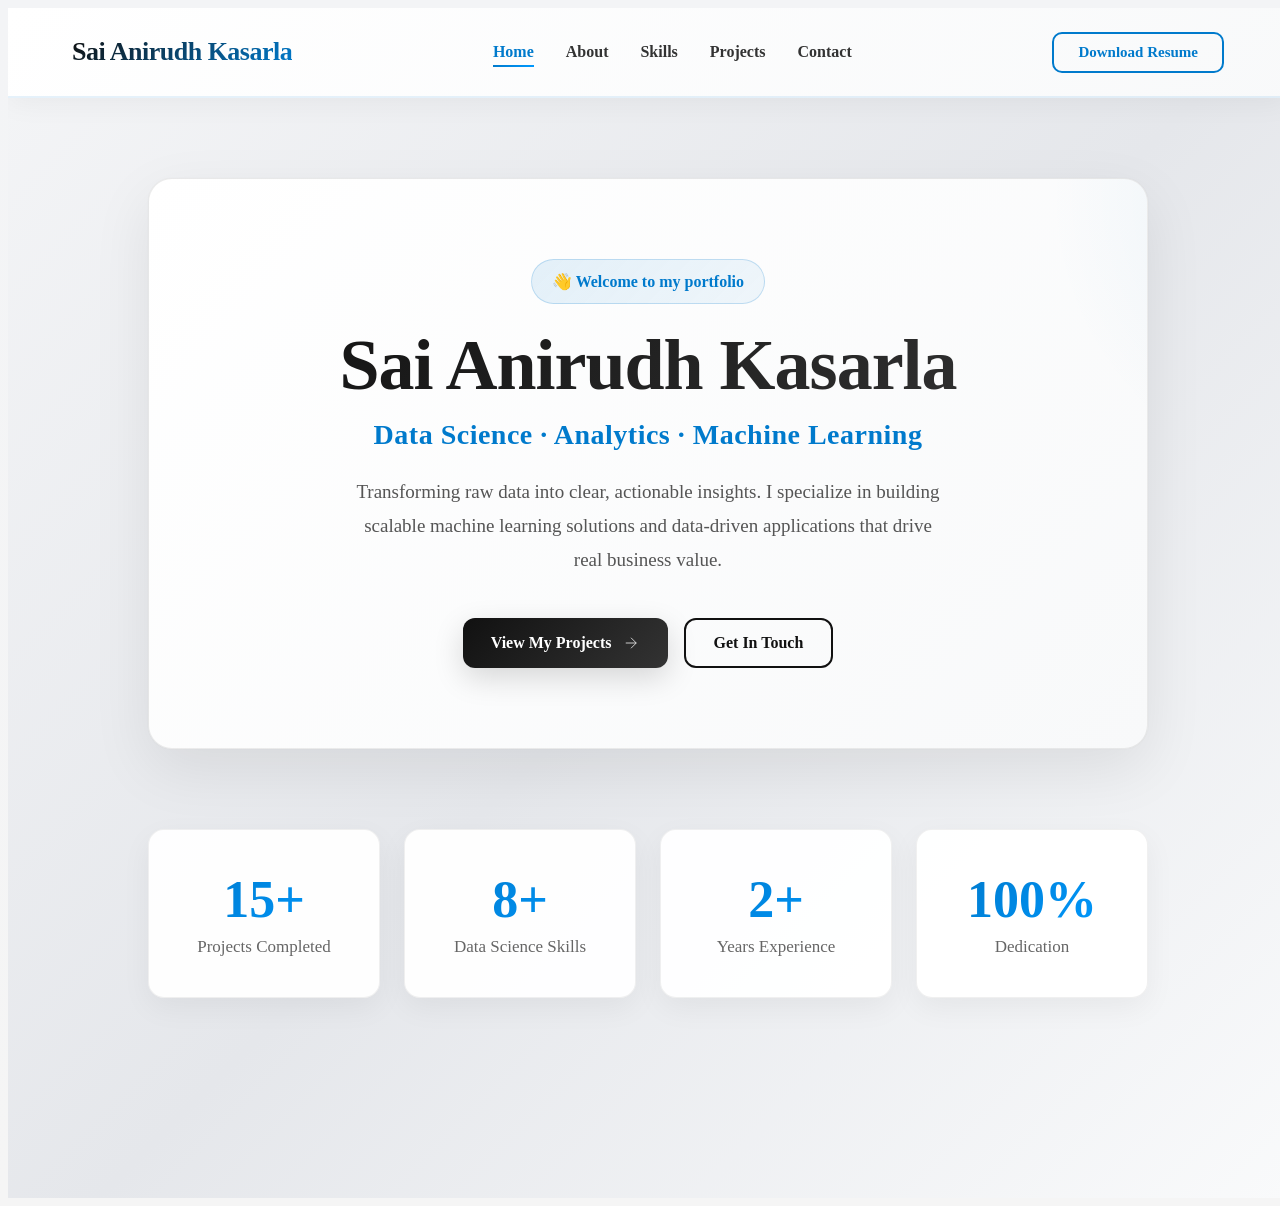
<file: index.html>
<!DOCTYPE html>
<html lang="en">
<head>
    <meta charset="UTF-8" />
    <meta name="viewport" content="width=device-width, initial-scale=1.0" />
    <title>Sai Anirudh Kasarla | Data Science Portfolio</title>

    <!-- Google Font -->
    <link href="https://fonts.googleapis.com/css2?family=Inter:wght@300;400;500;600;700&display=swap" rel="stylesheet">

    <!-- Main CSS -->
    <link rel="stylesheet" href="assets/css/style.css">
    <link rel="stylesheet" href="mobile-responsive.css">
</head>
<body>

    <!-- ===== Navbar ===== -->
    <header class="navbar">
        <div class="nav-container">

            <!-- Left: Name -->
            <div class="nav-left">
                Sai Anirudh Kasarla
            </div>

            <!-- Center: Navigation Links -->
            <nav class="nav-center">
                <a href="index.html" class="active">Home</a>
                <a href="about.html">About</a>
                <a href="skills.html">Skills</a>
                <a href="projects.html">Projects</a>
                <a href="contact.html">Contact</a>
            </nav>

            <!-- Right: Resume Button -->
            <div class="nav-right">
                <a href="resume/Sai_Anirudh_Kasarla_Resume.pdf" target="_blank" class="resume-btn">
                    Download Resume
                </a>
            </div>

        </div>
    </header>

    <!-- ===== Home Content ===== -->
    <main class="home">
        
        <!-- Hero Section -->
        <section class="hero-card">
            <div class="hero-badge">👋 Welcome to my portfolio</div>
            <h1 class="hero-title">Sai Anirudh Kasarla</h1>
            <h2 class="hero-subtitle">Data Science · Analytics · Machine Learning</h2>
            <p class="hero-description">
                Transforming raw data into clear, actionable insights. I specialize in building scalable 
                machine learning solutions and data-driven applications that drive real business value.
            </p>

            <div class="hero-buttons">
                <a href="projects.html" class="primary-btn">
                    <span>View My Projects</span>
                    <svg width="18" height="18" viewBox="0 0 24 24" fill="none" stroke="currentColor">
                        <path d="M5 12h14M12 5l7 7-7 7"/>
                    </svg>
                </a>
                <a href="contact.html" class="secondary-btn">
                    <span>Get In Touch</span>
                </a>
            </div>
        </section>

        <!-- Quick Stats Section -->
        <section class="stats-section">
            <div class="stat-card">
                <div class="stat-number">15+</div>
                <div class="stat-label">Projects Completed</div>
            </div>
            <div class="stat-card">
                <div class="stat-number">8+</div>
                <div class="stat-label">Data Science Skills</div>
            </div>
            <div class="stat-card">
                <div class="stat-number">2+</div>
                <div class="stat-label">Years Experience</div>
            </div>
            <div class="stat-card">
                <div class="stat-number">100%</div>
                <div class="stat-label">Dedication</div>
            </div>
        </section>


    </main>

</body>
</html>
</file>
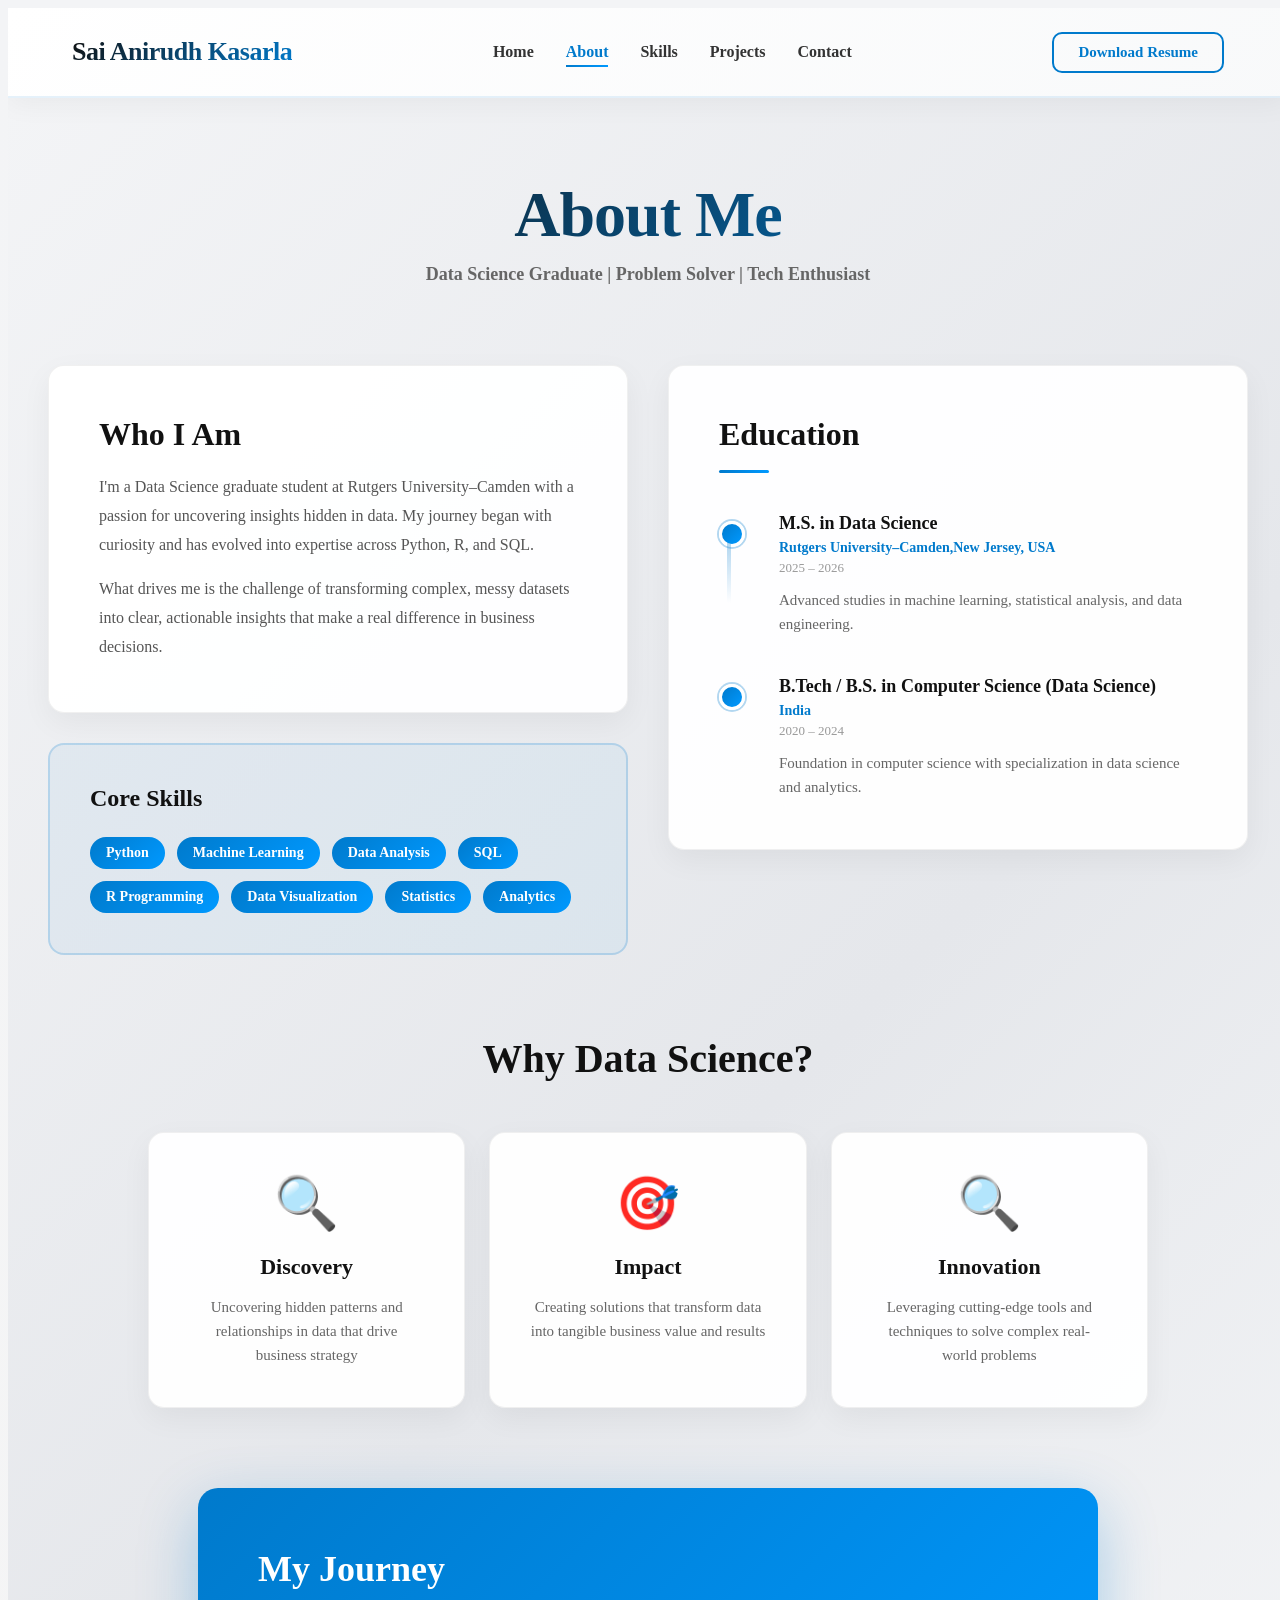
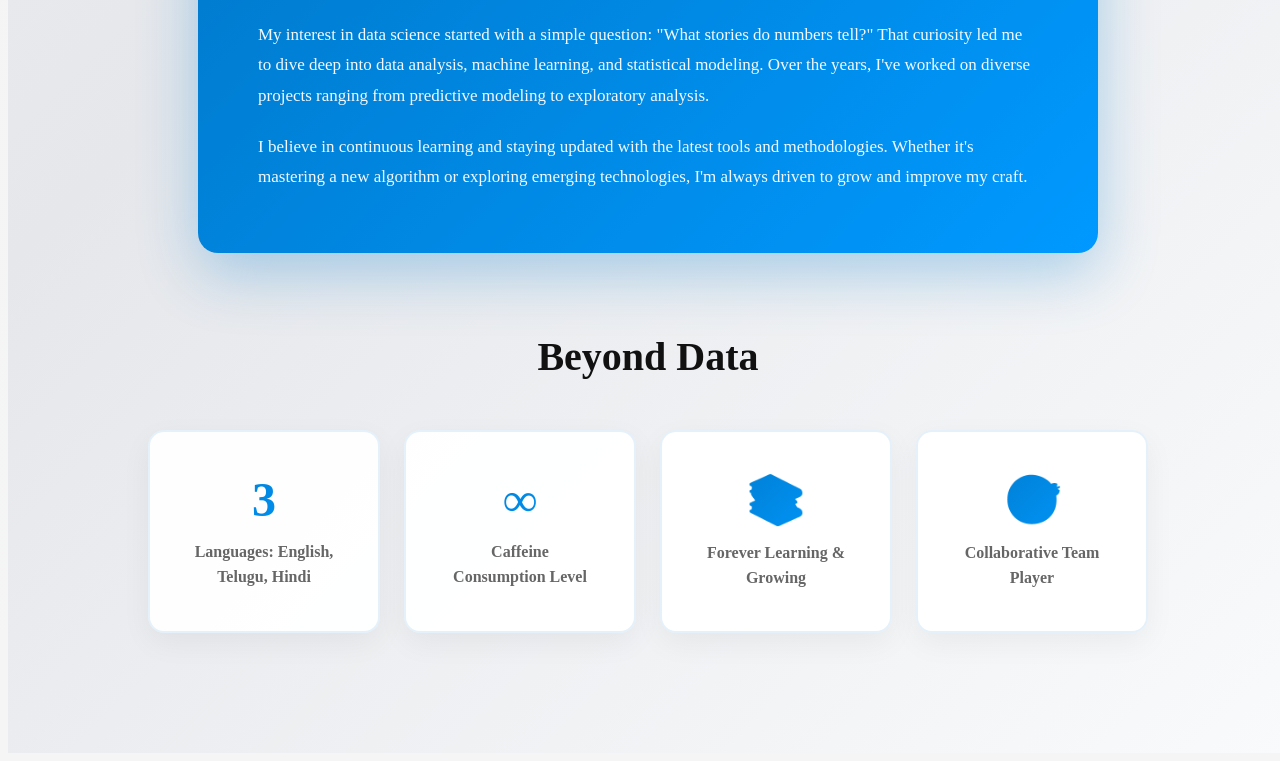
<file: about.html>
<!DOCTYPE html>
<html lang="en">
<head>
    <meta charset="UTF-8" />
    <meta name="viewport" content="width=device-width, initial-scale=1.0" />
    <title>About | Sai Anirudh Kasarla</title>

    <link href="https://fonts.googleapis.com/css2?family=Inter:wght@300;400;500;600;700&display=swap" rel="stylesheet">
    <link rel="stylesheet" href="assets/css/style.css">
    <link rel="stylesheet" href="mobile-responsive.css">
</head>
<body>

    <!-- ===== NAVBAR ===== -->
    <header class="navbar">
        <div class="nav-container">

            <!-- Left: Name -->
            <div class="nav-left">
                Sai Anirudh Kasarla
            </div>

            <!-- Center: Navigation Links -->
            <nav class="nav-center">
                <a href="index.html">Home</a>
                <a href="about.html" class="active">About</a>
                <a href="skills.html">Skills</a>
                <a href="projects.html">Projects</a>
                <a href="contact.html">Contact</a>
            </nav>

            <!-- Right: Resume Button -->
            <div class="nav-right">
                <a
                    href="resume/Sai_Anirudh_Kasarla_Resume.pdf"
                    class="resume-btn"
                    download
                >
                    Download Resume
                </a>
            </div>

        </div>
    </header>

    <!-- ===== ABOUT SECTION ===== -->
    <main class="about">
        
        <!-- About Header -->
        <section class="about-header">
            <h1>About Me</h1>
            <p class="header-subtitle">Data Science Graduate | Problem Solver | Tech Enthusiast</p>
        </section>

        <!-- Main Content Grid -->
        <section class="about-content-grid">
            
            <!-- Left: Personal Info -->
            <div class="about-left">
                <div class="intro-card">
                    <h2>Who I Am</h2>
                    <p>
                        I'm a Data Science graduate student at Rutgers University–Camden with a passion for uncovering 
                        insights hidden in data. My journey began with curiosity and has evolved into expertise across 
                        Python, R, and SQL.
                    </p>
                    <p>
                        What drives me is the challenge of transforming complex, messy datasets into clear, actionable 
                        insights that make a real difference in business decisions.
                    </p>
                </div>

                <div class="skills-summary-card">
                    <h3>Core Skills</h3>
                    <div class="skills-tags">
                        <span class="skill-tag">Python</span>
                        <span class="skill-tag">Machine Learning</span>
                        <span class="skill-tag">Data Analysis</span>
                        <span class="skill-tag">SQL</span>
                        <span class="skill-tag">R Programming</span>
                        <span class="skill-tag">Data Visualization</span>
                        <span class="skill-tag">Statistics</span>
                        <span class="skill-tag">Analytics</span>
                    </div>
                </div>
            </div>

            <!-- Right: Education & Timeline -->
            <div class="about-right">
                <div class="education-timeline-card">
                    <h2>Education</h2>
                    
                    <div class="timeline-item">
                        <div class="timeline-marker"></div>
                        <div class="timeline-content">
                            <h3>M.S. in Data Science</h3>
                            <p class="timeline-school">Rutgers University–Camden,New Jersey, USA</p>
                            <p class="timeline-date">2025 – 2026</p>
                            <p class="timeline-description">
                                Advanced studies in machine learning, statistical analysis, and data engineering.
                            </p>
                        </div>
                    </div>

                    <div class="timeline-item">
                        <div class="timeline-marker"></div>
                        <div class="timeline-content">
                            <h3>B.Tech / B.S. in Computer Science (Data Science)</h3>
                            <p class="timeline-school">India</p>
                            <p class="timeline-date">2020 – 2024</p>
                            <p class="timeline-description">
                                Foundation in computer science with specialization in data science and analytics.
                            </p>
                        </div>
                    </div>
                </div>
            </div>
        </section>

        <!-- Why Data Science Section -->
        <section class="why-section">
            <h2>Why Data Science?</h2>
            <div class="why-grid">
                <div class="why-card">
                    <div class="why-icon">🔍</div>
                    <h3>Discovery</h3>
                    <p>Uncovering hidden patterns and relationships in data that drive business strategy</p>
                </div>
                <div class="why-card">
                    <div class="why-icon">🎯</div>
                    <h3>Impact</h3>
                    <p>Creating solutions that transform data into tangible business value and results</p>
                </div>
                <div class="why-card">
                    <div class="why-icon">🔍</div>
                    <h3>Innovation</h3>
                    <p>Leveraging cutting-edge tools and techniques to solve complex real-world problems</p>
                </div>
            </div>
        </section>

        <!-- Journey Section -->
        <section class="journey-section">
            <div class="journey-content">
                <h2>My Journey</h2>
                <p>
                    My interest in data science started with a simple question: "What stories do numbers tell?" 
                    That curiosity led me to dive deep into data analysis, machine learning, and statistical modeling. 
                    Over the years, I've worked on diverse projects ranging from predictive modeling to exploratory analysis.
                </p>
                <p>
                    I believe in continuous learning and staying updated with the latest tools and methodologies. 
                    Whether it's mastering a new algorithm or exploring emerging technologies, I'm always driven to grow 
                    and improve my craft.
                </p>
            </div>
        </section>

        <!-- Fun Facts Section -->
        <section class="fun-facts-section">
            <h2>Beyond Data</h2>
            <div class="fun-facts-grid">
                <div class="fact-card">
                    <div class="fact-number">3</div>
                    <p>Languages: English, Telugu, Hindi</p>
                </div>
                <div class="fact-card">
                    <div class="fact-number">∞</div>
                    <p>Caffeine Consumption Level</p>
                </div>
                <div class="fact-card">
                    <div class="fact-number">📚</div>
                    <p>Forever Learning & Growing</p>
                </div>
                <div class="fact-card">
                    <div class="fact-number">🎯</div>
                    <p>Collaborative Team Player</p>
                </div>
            </div>
        </section>

    </main>

</body>
</html>
</file>
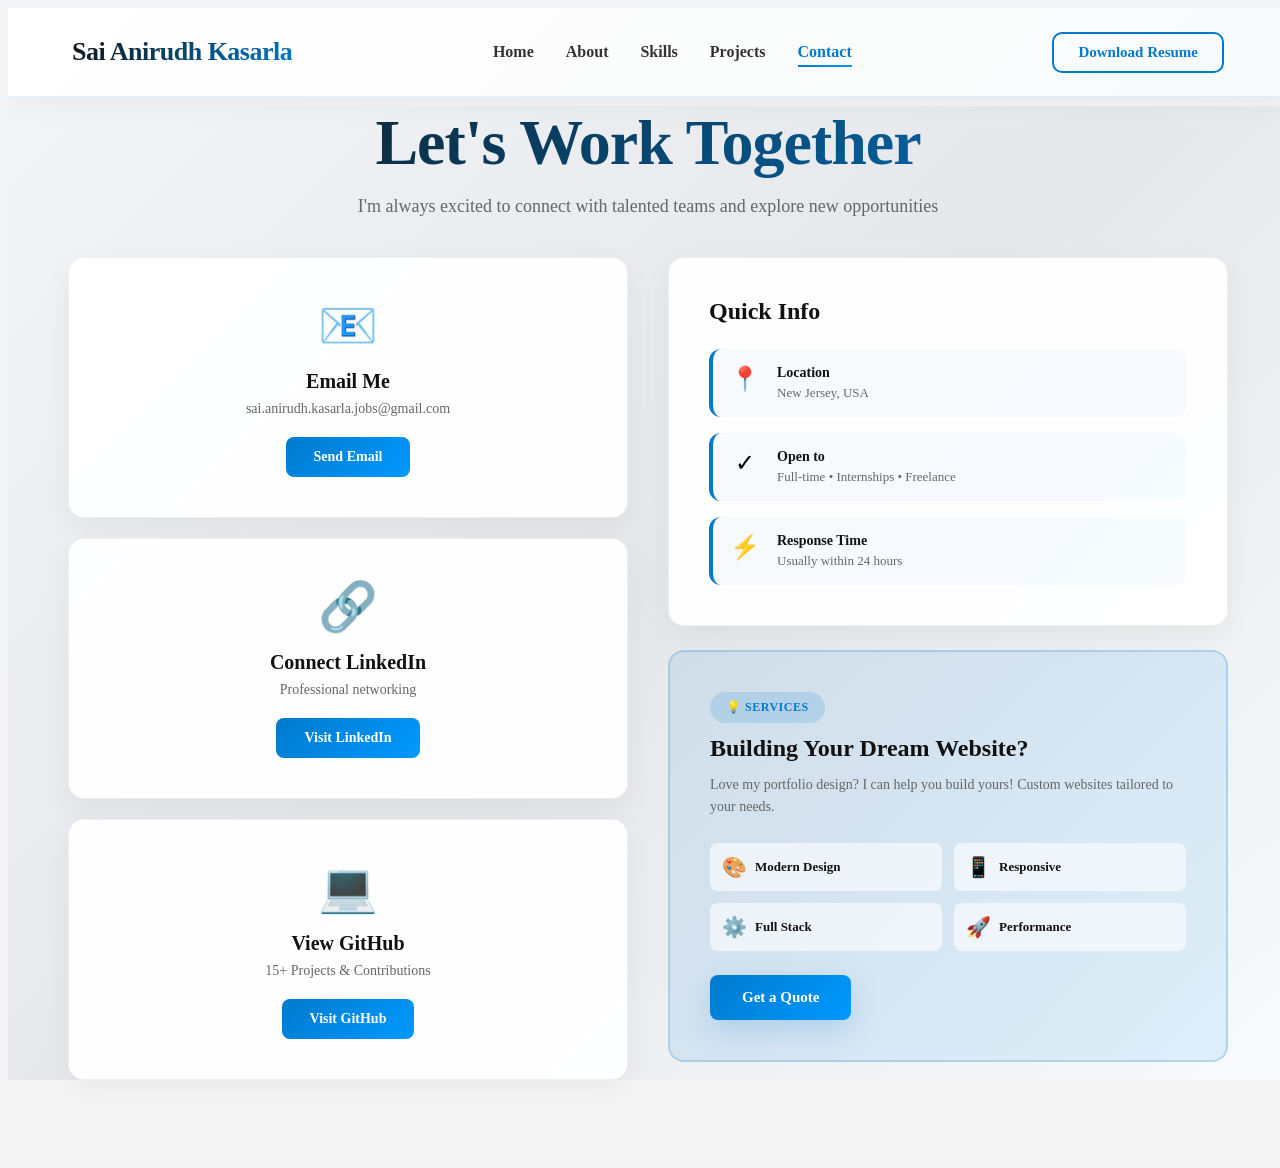
<file: contact.html>
<!DOCTYPE html>
<html lang="en">
<head>
    <meta charset="UTF-8" />
    <meta name="viewport" content="width=device-width, initial-scale=1.0" />
    <title>Contact | Sai Anirudh Kasarla</title>
    <link href="https://fonts.googleapis.com/css2?family=Inter:wght@300;400;500;600;700;800&display=swap" rel="stylesheet">
    <link rel="stylesheet" href="assets/css/style.css" />    <link rel="stylesheet" href="mobile-responsive.css"></head>
<body>

    <!-- ===== NAVBAR ===== -->
    <header class="navbar">
        <div class="nav-container">

            <!-- Left: Name -->
            <div class="nav-left">
                Sai Anirudh Kasarla
            </div>

            <!-- Center: Navigation Links -->
            <nav class="nav-center">
                <a href="index.html">Home</a>
                <a href="about.html">About</a>
                <a href="skills.html">Skills</a>
                <a href="projects.html">Projects</a>
                <a href="contact.html" class="active">Contact</a>
            </nav>

            <!-- Right: Resume Button -->
            <div class="nav-right">
                <a
                    href="resume/Sai_Anirudh_Kasarla_Resume.pdf"
                    class="resume-btn"
                    download
                >
                    Download Resume
                </a>
            </div>

        </div>
    </header>

    <!-- ===== CONTACT SECTION ===== -->
    <main class="contact-main">
        
        <!-- Contact Hero -->
        <section class="contact-hero">
            <div class="hero-content">
                <h1>Let's Work Together</h1>
                <p>I'm always excited to connect with talented teams and explore new opportunities</p>
            </div>
        </section>

        <!-- Main Contact Grid -->
        <section class="contact-grid-section">
            <div class="contact-grid">
                
                <!-- Left: Contact Methods -->
                <div class="contact-left">
                    <div class="contact-methods">
                        
                        <!-- Email Card -->
                        <div class="contact-card-method">
                            <div class="card-icon email-badge">📧</div>
                            <h3>Email Me</h3>
                            <p>sai.anirudh.kasarla.jobs@gmail.com</p>
                            <a href="mailto:sai.anirudh.kasarla.jobs@gmail.com" class="contact-btn">Send Email</a>
                        </div>

                        <!-- LinkedIn Card -->
                        <div class="contact-card-method">
                            <div class="card-icon linkedin-badge">🔗</div>
                            <h3>Connect LinkedIn</h3>
                            <p>Professional networking</p>
                            <a href="https://www.linkedin.com/in/sai-anirudh-kasarla-3a0687286/" target="_blank" class="contact-btn">Visit LinkedIn</a>
                        </div>

                        <!-- GitHub Card -->
                        <div class="contact-card-method">
                            <div class="card-icon github-badge">💻</div>
                            <h3>View GitHub</h3>
                            <p>15+ Projects & Contributions</p>
                            <a href="https://github.com/SaiAnirudh659" target="_blank" class="contact-btn">Visit GitHub</a>
                        </div>

                    </div>
                </div>

                <!-- Right: Info & CTA -->
                <div class="contact-right">
                    
                    <!-- Info Card -->
                    <div class="info-card">
                        <h2>Quick Info</h2>
                        <div class="info-list">
                            <div class="info-row">
                                <span class="info-icon">📍</span>
                                <div>
                                    <strong>Location</strong>
                                    <p>New Jersey, USA</p>
                                </div>
                            </div>
                            <div class="info-row">
                                <span class="info-icon">✓</span>
                                <div>
                                    <strong>Open to</strong>
                                    <p>Full-time • Internships • Freelance</p>
                                </div>
                            </div>
                            <div class="info-row">
                                <span class="info-icon">⚡</span>
                                <div>
                                    <strong>Response Time</strong>
                                    <p>Usually within 24 hours</p>
                                </div>
                            </div>
                        </div>
                    </div>

                    <!-- Services CTA Card -->
                    <div class="services-cta-card">
                        <div class="cta-badge">💡 Services</div>
                        <h2>Building Your Dream Website?</h2>
                        <p>Love my portfolio design? I can help you build yours! Custom websites tailored to your needs.</p>
                        
                        <div class="service-list">
                            <div class="service-item">
                                <span>🎨</span>
                                <span>Modern Design</span>
                            </div>
                            <div class="service-item">
                                <span>📱</span>
                                <span>Responsive</span>
                            </div>
                            <div class="service-item">
                                <span>⚙️</span>
                                <span>Full Stack</span>
                            </div>
                            <div class="service-item">
                                <span>🚀</span>
                                <span>Performance</span>
                            </div>
                        </div>

                        <a href="mailto:sai.anirudh.kasarla.jobs@gmail.com?subject=Website%20Design%20Inquiry" class="cta-btn">
                            Get a Quote
                        </a>
                    </div>

                </div>

            </div>
        </section>

    </main>

</body>
</html>
</file>
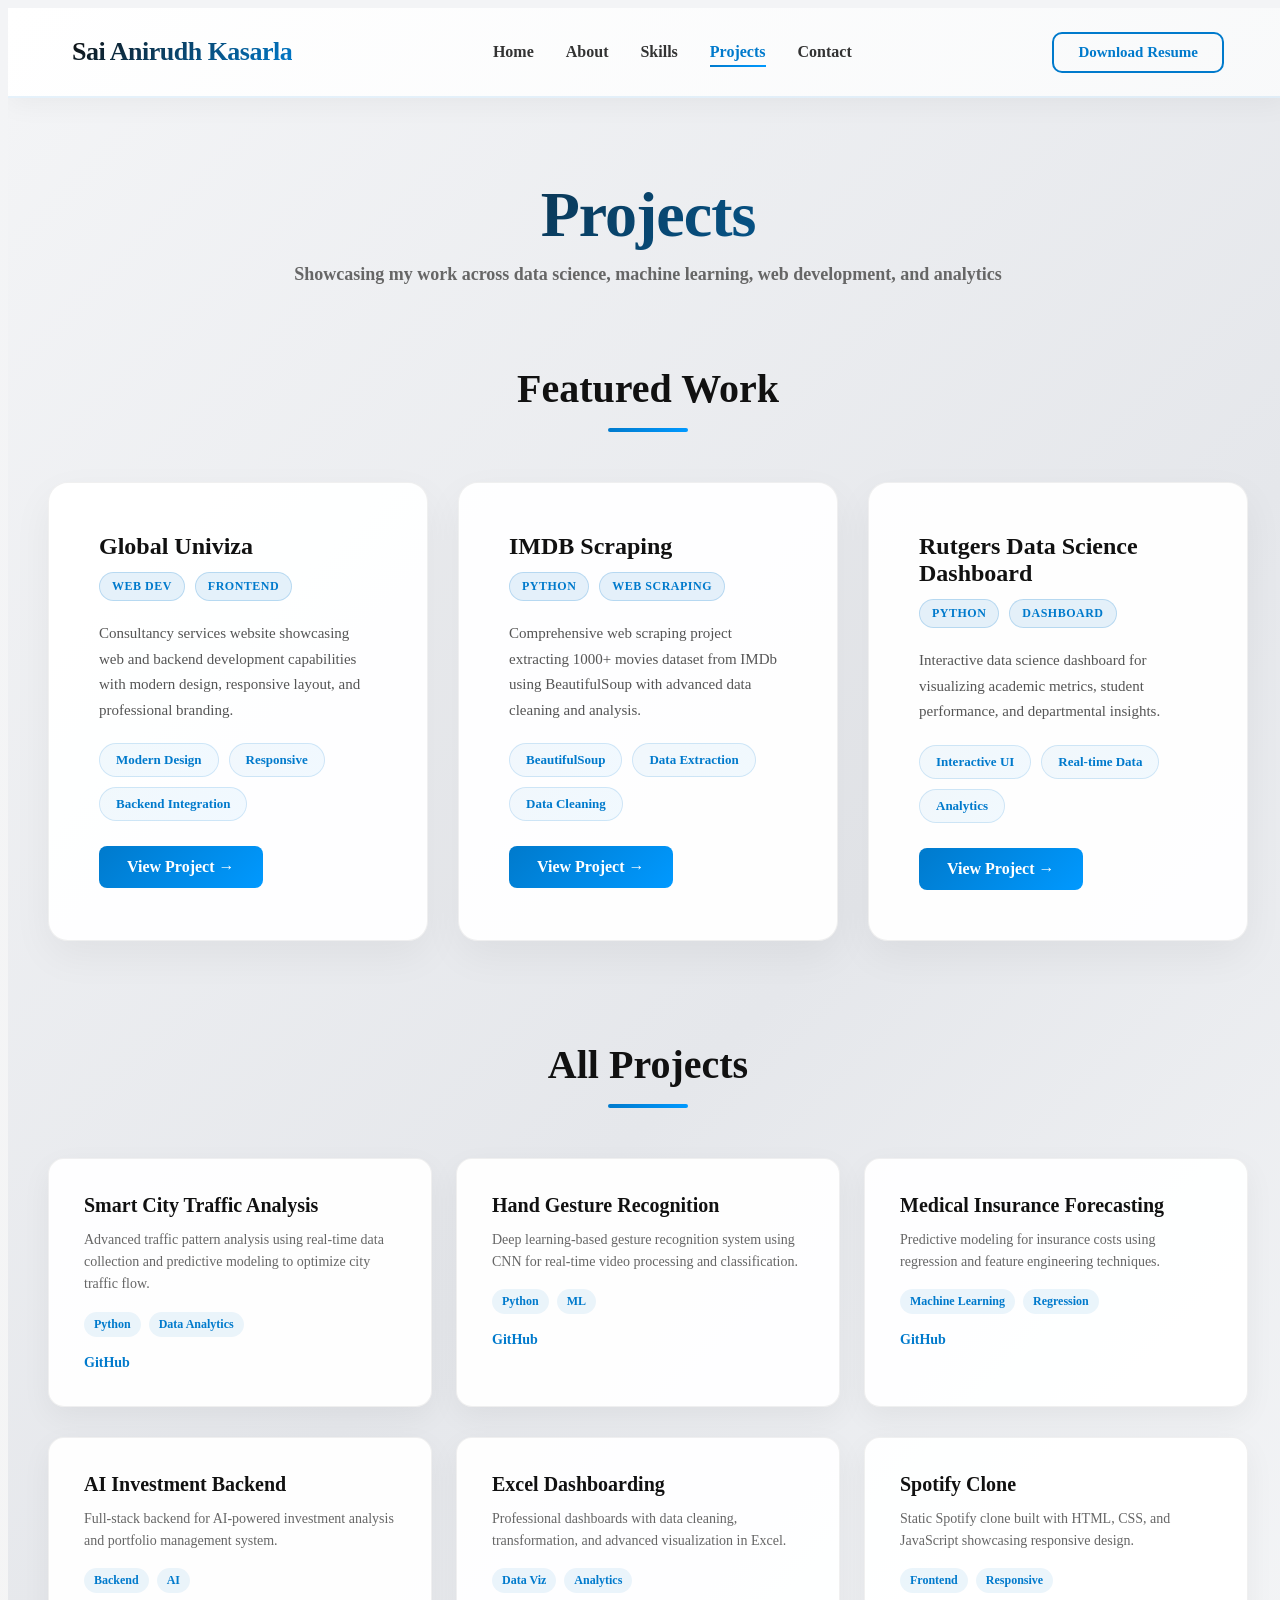
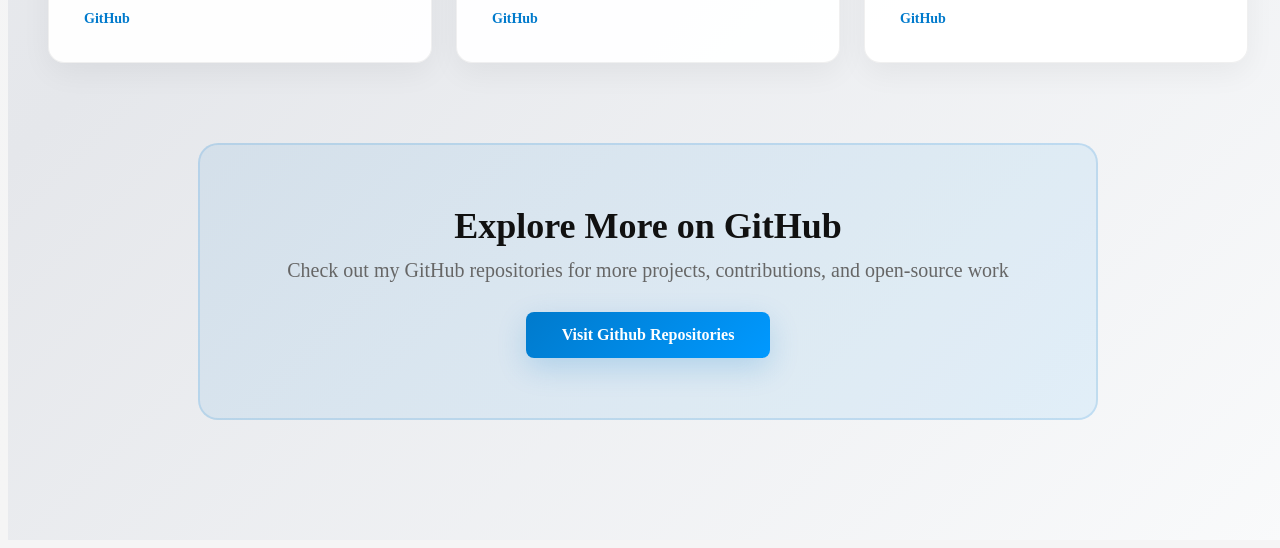
<file: projects.html>
<!DOCTYPE html>
<html lang="en">
<head>
    <meta charset="UTF-8" />
    <meta name="viewport" content="width=device-width, initial-scale=1.0" />
    <title>Projects | Sai Anirudh Kasarla</title>

    <link href="https://fonts.googleapis.com/css2?family=Inter:wght@300;400;500;600;700&display=swap" rel="stylesheet">
    <link rel="stylesheet" href="assets/css/style.css">
    <link rel="stylesheet" href="mobile-responsive.css">
</head>
<body>

    <!-- ===== NAVBAR ===== -->
    <header class="navbar">
        <div class="nav-container">

            <!-- Left: Name -->
            <div class="nav-left">
                Sai Anirudh Kasarla
            </div>

            <!-- Center: Navigation Links -->
            <nav class="nav-center">
                <a href="index.html">Home</a>
                <a href="about.html">About</a>
                <a href="skills.html">Skills</a>
                <a href="projects.html" class="active">Projects</a>
                <a href="contact.html">Contact</a>
            </nav>

            <!-- Right: Resume Button -->
            <div class="nav-right">
                <a
                    href="resume/Sai_Anirudh_Kasarla_Resume.pdf"
                    class="resume-btn"
                    download
                >
                    Download Resume
                </a>
            </div>

        </div>
    </header>

    <!-- ===== PROJECTS SECTION ===== -->
    <main class="projects">
        
        <!-- Projects Header -->
        <section class="projects-header">
            <div class="header-content">
                <h1>Projects</h1>
                <p class="header-subtitle">Showcasing my work across data science, machine learning, web development, and analytics</p>
            </div>
        </section>

        <!-- Featured Projects -->
        <section class="featured-section">
            <h2 class="featured-title">Featured Work</h2>
            
            <div class="featured-grid">

                <!-- Project 1: Global Univiza -->
                <div class="featured-card">
                    <div class="featured-card-top">
                        <h3>Global Univiza</h3>
                        <div class="project-meta">
                            <span class="meta-badge">Web Dev</span>
                            <span class="meta-badge">Frontend</span>
                        </div>
                    </div>
                    
                    <p class="featured-description">
                        Consultancy services website showcasing web and backend development capabilities with modern design, responsive layout, and professional branding.
                    </p>
                    
                    <div class="features-list">
                        <div class="feature-item">
                            <span class="feature-label">Modern Design</span>
                        </div>
                        <div class="feature-item">
                            <span class="feature-label">Responsive</span>
                        </div>
                        <div class="feature-item">
                            <span class="feature-label">Backend Integration</span>
                        </div>
                    </div>
                    
                    <a href="https://www.globaluniviza.com" target="_blank" class="project-cta">View Project →</a>
                </div>

                <!-- Project 2: IMDB Scraping -->
                <div class="featured-card">
                    <div class="featured-card-top">
                        <h3>IMDB Scraping</h3>
                        <div class="project-meta">
                            <span class="meta-badge">Python</span>
                            <span class="meta-badge">Web Scraping</span>
                        </div>
                    </div>
                    
                    <p class="featured-description">
                        Comprehensive web scraping project extracting 1000+ movies dataset from IMDb using BeautifulSoup with advanced data cleaning and analysis.
                    </p>
                    
                    <div class="features-list">
                        <div class="feature-item">
                            <span class="feature-label">BeautifulSoup</span>
                        </div>
                        <div class="feature-item">
                            <span class="feature-label">Data Extraction</span>
                        </div>
                        <div class="feature-item">
                            <span class="feature-label">Data Cleaning</span>
                        </div>
                    </div>
                    
                    <a href="https://github.com/SaiAnirudh659/IMDB-Scraping" target="_blank" class="project-cta">View Project →</a>
                </div>

                <!-- Project 3: Rutgers DS Dashboard -->
                <div class="featured-card">
                    <div class="featured-card-top">
                        <h3>Rutgers Data Science Dashboard</h3>
                        <div class="project-meta">
                            <span class="meta-badge">Python</span>
                            <span class="meta-badge">Dashboard</span>
                        </div>
                    </div>
                    
                    <p class="featured-description">
                        Interactive data science dashboard for visualizing academic metrics, student performance, and departmental insights.
                    </p>
                    
                    <div class="features-list">
                        <div class="feature-item">
                            <span class="feature-label">Interactive UI</span>
                        </div>
                        <div class="feature-item">
                            <span class="feature-label">Real-time Data</span>
                        </div>
                        <div class="feature-item">
                            <span class="feature-label">Analytics</span>
                        </div>
                    </div>
                    
                    <a href="https://github.com/SaiAnirudh659/rutgers_ds_dashboard" target="_blank" class="project-cta">View Project →</a>
                </div>

            </div>
        </section>

        <!-- All Projects Section -->
        <section class="all-projects-section">
            <h2 class="all-projects-title">All Projects</h2>
            
            <div class="projects-collection">

                <div class="project-row">
                    <div class="project-col">
                        <div class="project-card-item">
                            <h4>Smart City Traffic Analysis</h4>
                            <p class="project-desc">Advanced traffic pattern analysis using real-time data collection and predictive modeling to optimize city traffic flow.</p>
                            <div class="project-tags">
                                <span class="tag">Python</span>
                                <span class="tag">Data Analytics</span>
                            </div>
                            <a href="https://github.com/SaiAnirudh659/smart-city-traffic-analysis" target="_blank" class="project-link">GitHub</a>
                        </div>
                    </div>

                    <div class="project-col">
                        <div class="project-card-item">
                            <h4>Hand Gesture Recognition</h4>
                            <p class="project-desc">Deep learning-based gesture recognition system using CNN for real-time video processing and classification.</p>
                            <div class="project-tags">
                                <span class="tag">Python</span>
                                <span class="tag">ML</span>
                            </div>
                            <a href="https://github.com/SaiAnirudh659/Hand-Gesture-Recognition" target="_blank" class="project-link">GitHub</a>
                        </div>
                    </div>

                    <div class="project-col">
                        <div class="project-card-item">
                            <h4>Medical Insurance Forecasting</h4>
                            <p class="project-desc">Predictive modeling for insurance costs using regression and feature engineering techniques.</p>
                            <div class="project-tags">
                                <span class="tag">Machine Learning</span>
                                <span class="tag">Regression</span>
                            </div>
                            <a href="https://github.com/SaiAnirudh659/Medical-Insurance-Forecasting" target="_blank" class="project-link">GitHub</a>
                        </div>
                    </div>
                </div>

                <div class="project-row">
                    <div class="project-col">
                        <div class="project-card-item">
                            <h4>AI Investment Backend</h4>
                            <p class="project-desc">Full-stack backend for AI-powered investment analysis and portfolio management system.</p>
                            <div class="project-tags">
                                <span class="tag">Backend</span>
                                <span class="tag">AI</span>
                            </div>
                            <a href="https://github.com/SaiAnirudh659/AI_Investment_Backend" target="_blank" class="project-link">GitHub</a>
                        </div>
                    </div>

                    <div class="project-col">
                        <div class="project-card-item">
                            <h4>Excel Dashboarding</h4>
                            <p class="project-desc">Professional dashboards with data cleaning, transformation, and advanced visualization in Excel.</p>
                            <div class="project-tags">
                                <span class="tag">Data Viz</span>
                                <span class="tag">Analytics</span>
                            </div>
                            <a href="https://github.com/SaiAnirudh659/Excel-Dashboarding" target="_blank" class="project-link">GitHub</a>
                        </div>
                    </div>

                    <div class="project-col">
                        <div class="project-card-item">
                            <h4>Spotify Clone</h4>
                            <p class="project-desc">Static Spotify clone built with HTML, CSS, and JavaScript showcasing responsive design.</p>
                            <div class="project-tags">
                                <span class="tag">Frontend</span>
                                <span class="tag">Responsive</span>
                            </div>
                            <a href="https://github.com/SaiAnirudh659/Clone" target="_blank" class="project-link">GitHub</a>
                        </div>
                    </div>
                </div>

            </div>
        </section>

        <!-- Explore More -->
        <section class="explore-section">
            <div class="explore-content">
                <h2>Explore More on GitHub</h2>
                <p>Check out my GitHub repositories for more projects, contributions, and open-source work</p>
                <a href="https://github.com/SaiAnirudh659?tab=repositories" target="_blank" class="explore-btn">Visit Github Repositories</a>
            </div>
        </section>

    </main>

</body>
</html>
</file>
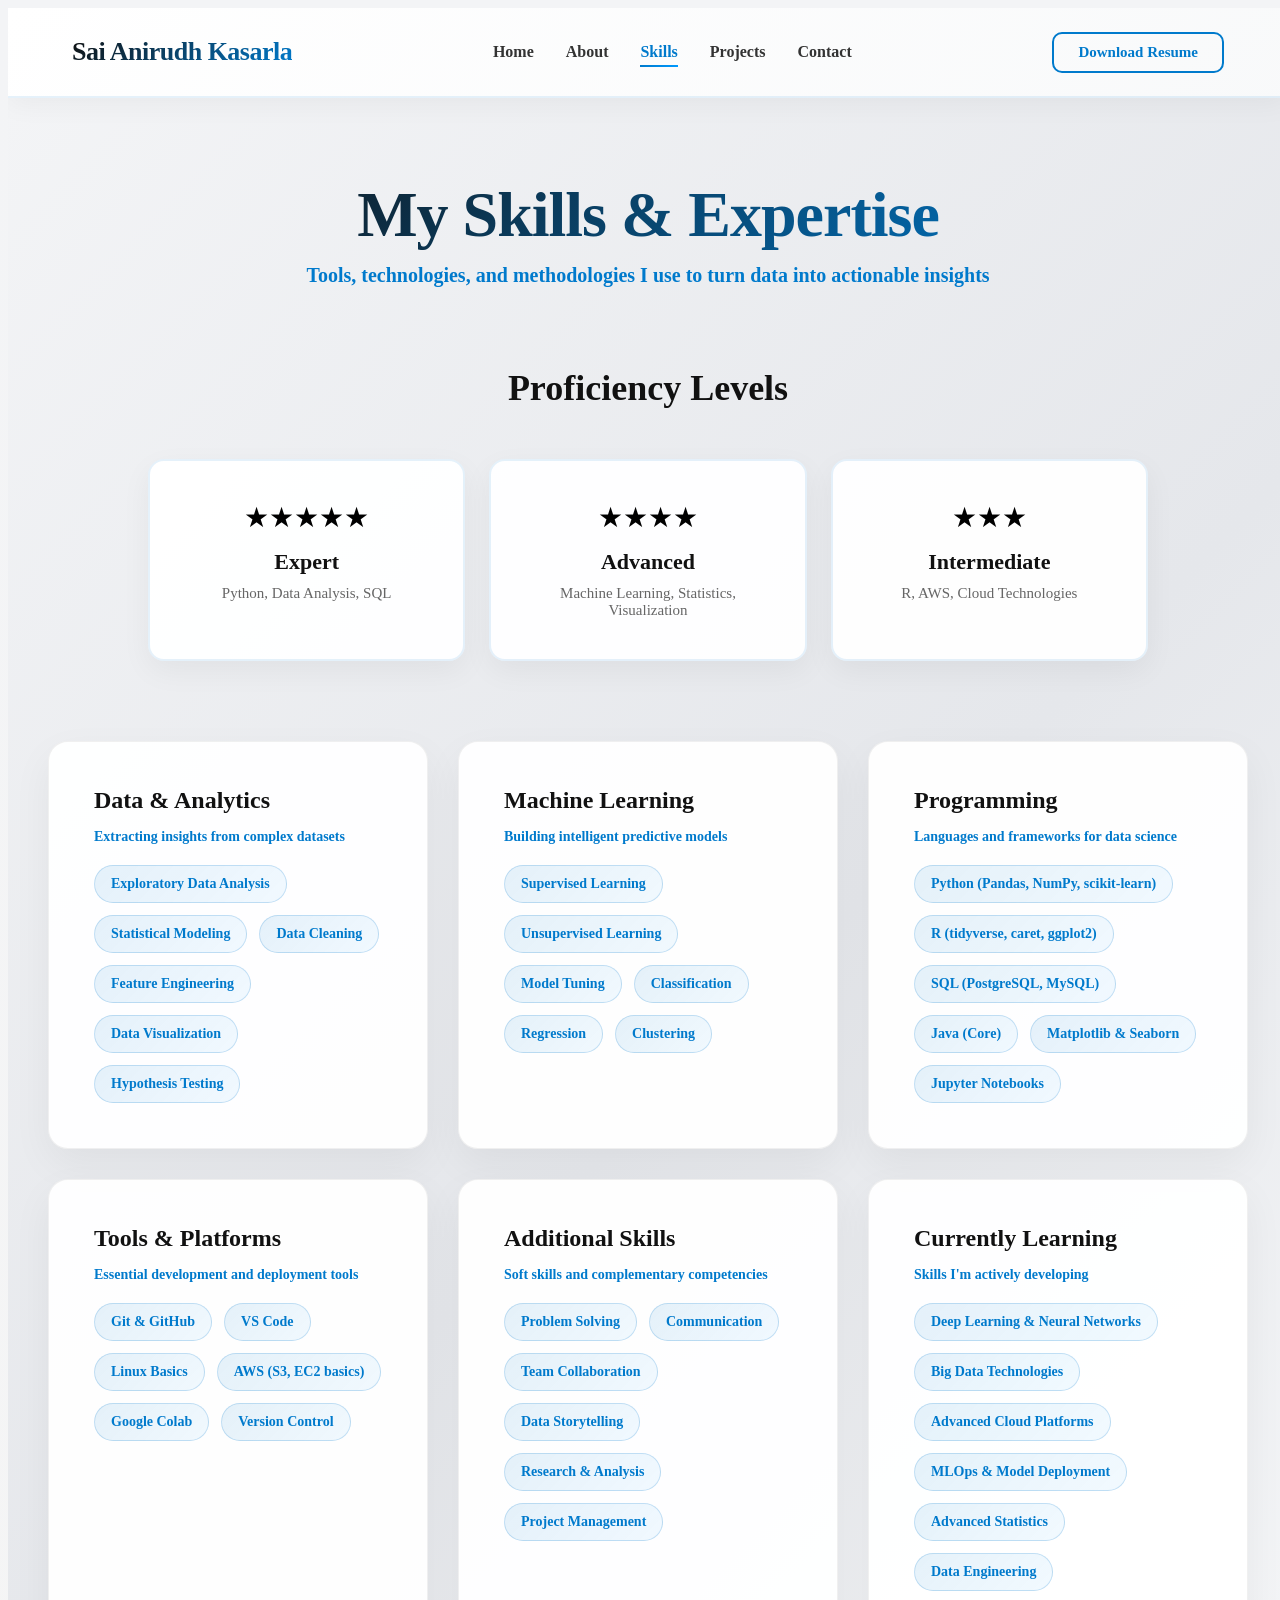
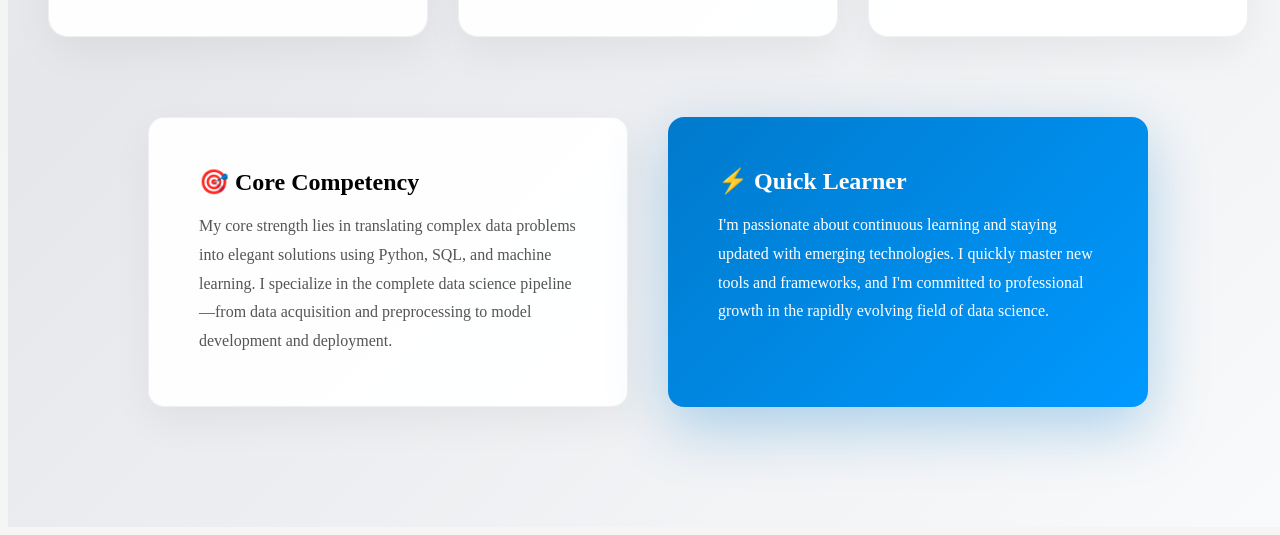
<file: skills.html>
<!DOCTYPE html>
<html lang="en">
<head>
    <meta charset="UTF-8" />
    <meta name="viewport" content="width=device-width, initial-scale=1.0" />
    <title>Skills | Sai Anirudh Kasarla</title>

    <link href="https://fonts.googleapis.com/css2?family=Inter:wght@300;400;500;600;700&display=swap" rel="stylesheet">
    <link rel="stylesheet" href="assets/css/style.css">
    <link rel="stylesheet" href="mobile-responsive.css">
</head>
<body>

    <!-- ===== NAVBAR ===== -->
    <header class="navbar">
        <div class="nav-container">

            <!-- Left: Name -->
            <div class="nav-left">
                Sai Anirudh Kasarla
            </div>

            <!-- Center: Navigation Links -->
            <nav class="nav-center">
                <a href="index.html">Home</a>
                <a href="about.html">About</a>
                <a href="skills.html" class="active">Skills</a>
                <a href="projects.html">Projects</a>
                <a href="contact.html">Contact</a>
            </nav>

            <!-- Right: Resume Button -->
            <div class="nav-right">
                <a
                    href="resume/Sai_Anirudh_Kasarla_Resume.pdf"
                    class="resume-btn"
                    download
                >
                    Download Resume
                </a>
            </div>

        </div>
    </header>

    <!-- ===== SKILLS SECTION ===== -->
    <main class="skills">
        
        <!-- Skills Header -->
        <section class="skills-header">
            <h1>My Skills & Expertise</h1>
            <p class="skills-header-subtitle">Tools, technologies, and methodologies I use to turn data into actionable insights</p>
        </section>

        <!-- Proficiency Overview -->
        <section class="proficiency-section">
            <h2>Proficiency Levels</h2>
            <div class="proficiency-grid">
                <div class="proficiency-card">
                    <div class="proficiency-icon">★★★★★</div>
                    <h3>Expert</h3>
                    <p>Python, Data Analysis, SQL</p>
                </div>
                <div class="proficiency-card">
                    <div class="proficiency-icon">★★★★</div>
                    <h3>Advanced</h3>
                    <p>Machine Learning, Statistics, Visualization</p>
                </div>
                <div class="proficiency-card">
                    <div class="proficiency-icon">★★★</div>
                    <h3>Intermediate</h3>
                    <p>R, AWS, Cloud Technologies</p>
                </div>
            </div>
        </section>

        <!-- Skills Categories Grid -->
        <section class="skills-categories">
            
            <!-- Data & Analytics -->
            <div class="skill-category">
                <div class="category-header">
                    <h2>Data & Analytics</h2>
                </div>
                <p class="category-description">Extracting insights from complex datasets</p>
                <div class="skills-list">
                    <span class="skill-item">Exploratory Data Analysis</span>
                    <span class="skill-item">Statistical Modeling</span>
                    <span class="skill-item">Data Cleaning</span>
                    <span class="skill-item">Feature Engineering</span>
                    <span class="skill-item">Data Visualization</span>
                    <span class="skill-item">Hypothesis Testing</span>
                </div>
            </div>

            <!-- Machine Learning -->
            <div class="skill-category">
                <div class="category-header">
                    <h2>Machine Learning</h2>
                </div>
                <p class="category-description">Building intelligent predictive models</p>
                <div class="skills-list">
                    <span class="skill-item">Supervised Learning</span>
                    <span class="skill-item">Unsupervised Learning</span>
                    <span class="skill-item">Model Tuning</span>
                    <span class="skill-item">Classification</span>
                    <span class="skill-item">Regression</span>
                    <span class="skill-item">Clustering</span>
                </div>
            </div>

            <!-- Programming Languages -->
            <div class="skill-category">
                <div class="category-header">
                    <h2>Programming</h2>
                </div>
                <p class="category-description">Languages and frameworks for data science</p>
                <div class="skills-list">
                    <span class="skill-item">Python (Pandas, NumPy, scikit-learn)</span>
                    <span class="skill-item">R (tidyverse, caret, ggplot2)</span>
                    <span class="skill-item">SQL (PostgreSQL, MySQL)</span>
                    <span class="skill-item">Java (Core)</span>
                    <span class="skill-item">Matplotlib & Seaborn</span>
                    <span class="skill-item">Jupyter Notebooks</span>
                </div>
            </div>

            <!-- Tools & Platforms -->
            <div class="skill-category">
                <div class="category-header">
                    <h2>Tools & Platforms</h2>
                </div>
                <p class="category-description">Essential development and deployment tools</p>
                <div class="skills-list">
                    <span class="skill-item">Git & GitHub</span>
                    <span class="skill-item">VS Code</span>
                    <span class="skill-item">Linux Basics</span>
                    <span class="skill-item">AWS (S3, EC2 basics)</span>
                    <span class="skill-item">Google Colab</span>
                    <span class="skill-item">Version Control</span>
                </div>
            </div>

            <!-- Additional Skills -->
            <div class="skill-category">
                <div class="category-header">
                    <h2>Additional Skills</h2>
                </div>
                <p class="category-description">Soft skills and complementary competencies</p>
                <div class="skills-list">
                    <span class="skill-item">Problem Solving</span>
                    <span class="skill-item">Communication</span>
                    <span class="skill-item">Team Collaboration</span>
                    <span class="skill-item">Data Storytelling</span>
                    <span class="skill-item">Research & Analysis</span>
                    <span class="skill-item">Project Management</span>
                </div>
            </div>

            <!-- Learning & Growth -->
            <div class="skill-category">
                <div class="category-header">
                    <h2>Currently Learning</h2>
                </div>
                <p class="category-description">Skills I'm actively developing</p>
                <div class="skills-list">
                    <span class="skill-item">Deep Learning & Neural Networks</span>
                    <span class="skill-item">Big Data Technologies</span>
                    <span class="skill-item">Advanced Cloud Platforms</span>
                    <span class="skill-item">MLOps & Model Deployment</span>
                    <span class="skill-item">Advanced Statistics</span>
                    <span class="skill-item">Data Engineering</span>
                </div>
            </div>

        </section>

        <!-- Skills Highlight Section -->
        <section class="skills-highlight">
            <div class="highlight-card highlight-left">
                <h3>🎯 Core Competency</h3>
                <p>
                    My core strength lies in translating complex data problems into elegant solutions using Python, 
                    SQL, and machine learning. I specialize in the complete data science pipeline—from data 
                    acquisition and preprocessing to model development and deployment.
                </p>
            </div>
            <div class="highlight-card highlight-right">
                <h3>⚡ Quick Learner</h3>
                <p>
                    I'm passionate about continuous learning and staying updated with emerging technologies. 
                    I quickly master new tools and frameworks, and I'm committed to professional growth in the 
                    rapidly evolving field of data science.
                </p>
            </div>
        </section>

    </main>

</body>
</html>
</file>
<file: assets/css/style.css>
/* ===== Global Styles ===== */
* {
    box-sizing: border-box;
}

html, body {
    width: 100%;
    overflow-x: hidden;
}

body {
    min-height: 100vh;
    background: linear-gradient(
        180deg,
        #f3f4f6 0%,
        #f5f5f5 100%
    );
}

/* ===== Navbar ===== */
.navbar {
    height: 90px;
    background: linear-gradient(135deg, rgba(255, 255, 255, 0.95) 0%, rgba(248, 249, 250, 0.95) 100%);
    backdrop-filter: blur(20px);
    border-bottom: 2px solid rgba(0, 122, 204, 0.1);
    position: sticky;
    top: 0;
    z-index: 100;
    display: flex;
    align-items: center;
    box-shadow: 0 4px 30px rgba(0, 0, 0, 0.05);
}

.nav-container {
    width: 100%;
    max-width: 1200px;
    margin: auto;
    padding: 0 24px;
    display: grid;
    grid-template-columns: auto 1fr auto;
    align-items: center;
}

/* Left: Name */
.nav-left {
    font-weight: 800;
    font-size: 26px;
    letter-spacing: -0.5px;
    background: linear-gradient(135deg, #111 0%, #007acc 100%);
    -webkit-background-clip: text;
    -webkit-text-fill-color: transparent;
    background-clip: text;
    cursor: pointer;
    transition: all 0.3s ease;
}

.nav-left:hover {
    letter-spacing: 0px;
}

/* Center: Links */
.nav-center {
    display: flex;
    justify-content: center;
    gap: 32px;
}

.nav-center a {
    text-decoration: none;
    color: #333;
    font-weight: 600;
    font-size: 16px;
    transition: all 0.3s cubic-bezier(0.4, 0, 0.2, 1);
    position: relative;
    padding: 6px 0;
}

.nav-center a::after {
    content: '';
    position: absolute;
    bottom: 0;
    left: 0;
    width: 0;
    height: 2px;
    background: linear-gradient(90deg, #007acc, #0099ff);
    transition: width 0.3s ease;
}

.nav-center a:hover {
    color: #007acc;
}

.nav-center a:hover::after {
    width: 100%;
}

.nav-center a.active {
    color: #007acc;
}

.nav-center a.active::after {
    width: 100%;
}

/* Right: Resume Button */
.nav-right {
    display: flex;
    justify-content: flex-end;
}

.resume-btn {
    padding: 10px 24px;
    border: 2px solid #007acc;
    border-radius: 10px;
    color: #007acc;
    font-weight: 700;
    font-size: 15px;
    text-decoration: none;
    transition: all 0.3s cubic-bezier(0.4, 0, 0.2, 1);
    background: transparent;
    position: relative;
    overflow: hidden;
}

.resume-btn::before {
    content: '';
    position: absolute;
    top: 0;
    left: -100%;
    width: 100%;
    height: 100%;
    background: linear-gradient(135deg, #007acc, #0099ff);
    transition: left 0.4s ease;
    z-index: -1;
    border-radius: 10px;
}

.resume-btn:hover {
    background: linear-gradient(135deg, #007acc, #0099ff);
    color: white;
    border-color: transparent;
    box-shadow: 0 10px 30px rgba(0, 122, 204, 0.4);
    transform: translateY(-2px);
}

/* ===== Home Section - Professional Styling ===== */
.home {
    width: 100%;
    padding: 80px 20px 120px;
    background: linear-gradient(135deg, #f3f4f6 0%, #e5e7eb 50%, #f9fafb 100%);
}

/* ===== Hero Card Section ===== */
.hero-card {
    max-width: 1000px;
    margin: 0 auto 80px;
    padding: 80px 60px;
    background: linear-gradient(135deg, #ffffff 0%, #f8f9fa 100%);
    border-radius: 24px;
    border: 1px solid rgba(0, 0, 0, 0.08);
    box-shadow: 0 20px 60px rgba(0, 0, 0, 0.08),
                0 0 1px rgba(0, 0, 0, 0.1);
    text-align: center;
    position: relative;
    overflow: hidden;
    animation: fadeInUp 0.8s ease-out;
}

.hero-card::before {
    content: '';
    position: absolute;
    top: -50%;
    right: -50%;
    width: 600px;
    height: 600px;
    background: radial-gradient(circle, rgba(0, 122, 204, 0.08) 0%, transparent 70%);
    border-radius: 50%;
    z-index: 0;
    animation: float 6s ease-in-out infinite;
}

.hero-card > * {
    position: relative;
    z-index: 1;
}

.hero-badge {
    display: inline-block;
    padding: 12px 20px;
    background: linear-gradient(135deg, rgba(0, 122, 204, 0.1), rgba(0, 122, 204, 0.05));
    border: 1px solid rgba(0, 122, 204, 0.2);
    border-radius: 50px;
    font-size: 16px;
    font-weight: 600;
    color: #007acc;
    margin-bottom: 20px;
    animation: slideDown 0.8s ease-out 0.1s backwards;
}

.hero-title {
    font-size: 72px;
    font-weight: 800;
    margin: 0 0 12px;
    background: linear-gradient(135deg, #111 0%, #333 100%);
    -webkit-background-clip: text;
    -webkit-text-fill-color: transparent;
    background-clip: text;
    animation: slideDown 0.8s ease-out 0.2s backwards;
    letter-spacing: -1px;
}

.hero-subtitle {
    font-size: 28px;
    font-weight: 600;
    color: #007acc;
    margin: 0 0 24px;
    animation: slideDown 0.8s ease-out 0.3s backwards;
    letter-spacing: 0.5px;
}

.hero-description {
    font-size: 19px;
    color: #555;
    line-height: 1.8;
    margin: 24px 0 40px;
    max-width: 600px;
    margin-left: auto;
    margin-right: auto;
    animation: slideDown 0.8s ease-out 0.4s backwards;
}

.hero-buttons {
    display: flex;
    justify-content: center;
    gap: 16px;
    flex-wrap: wrap;
    animation: slideDown 0.8s ease-out 0.5s backwards;
}

.primary-btn,
.secondary-btn {
    padding: 14px 28px;
    border-radius: 12px;
    text-decoration: none;
    font-weight: 600;
    font-size: 16px;
    transition: all 0.3s cubic-bezier(0.4, 0, 0.2, 1);
    display: inline-flex;
    align-items: center;
    gap: 10px;
    position: relative;
    overflow: hidden;
}

.primary-btn {
    background: linear-gradient(135deg, #111 0%, #333 100%);
    color: white;
    box-shadow: 0 10px 30px rgba(0, 0, 0, 0.15);
}

.primary-btn::before {
    content: '';
    position: absolute;
    top: 0;
    left: -100%;
    width: 100%;
    height: 100%;
    background: linear-gradient(135deg, #333 0%, #555 100%);
    transition: left 0.4s ease;
    z-index: -1;
}

.primary-btn:hover {
    background: linear-gradient(135deg, #333 0%, #555 100%);
    box-shadow: 0 15px 45px rgba(0, 0, 0, 0.25);
    transform: translateY(-3px);
}

.primary-btn:hover svg {
    animation: slideRight 0.5s ease;
}

.secondary-btn {
    background: transparent;
    border: 2px solid #111;
    color: #111;
    box-shadow: inset 0 0 0 0 #111;
}

.secondary-btn:hover {
    background: #111;
    color: white;
    box-shadow: 0 10px 30px rgba(0, 0, 0, 0.2);
    transform: translateY(-3px);
}

/* ===== Stats Section ===== */
.stats-section {
    display: grid;
    grid-template-columns: repeat(auto-fit, minmax(200px, 1fr));
    gap: 24px;
    max-width: 1000px;
    margin: 0 auto 80px;
    animation: fadeInUp 0.8s ease-out 0.3s backwards;
}

.stat-card {
    padding: 40px;
    background: rgba(255, 255, 255, 0.95);
    border-radius: 16px;
    border: 1px solid rgba(0, 0, 0, 0.06);
    box-shadow: 0 10px 30px rgba(0, 0, 0, 0.05);
    text-align: center;
    transition: all 0.4s cubic-bezier(0.4, 0, 0.2, 1);
    position: relative;
}

.stat-card::after {
    content: '';
    position: absolute;
    bottom: 0;
    left: 0;
    width: 0;
    height: 4px;
    background: linear-gradient(90deg, #007acc, #0099ff);
    border-radius: 0 0 16px 0;
    transition: width 0.4s ease;
}

.stat-card:hover {
    transform: translateY(-8px);
    box-shadow: 0 20px 50px rgba(0, 122, 204, 0.15);
    border-color: rgba(0, 122, 204, 0.2);
}

.stat-card:hover::after {
    width: 100%;
}

.stat-number {
    font-size: 52px;
    font-weight: 800;
    background: linear-gradient(135deg, #007acc, #0099ff);
    -webkit-background-clip: text;
    -webkit-text-fill-color: transparent;
    background-clip: text;
    margin-bottom: 8px;
}

.stat-label {
    font-size: 17px;
    color: #666;
    font-weight: 500;
}

/* ===== Expertise Section ===== */
.expertise-section {
    max-width: 1000px;
    margin: 0 auto 80px;
}

.section-title {
    font-size: 36px;
    font-weight: 700;
    text-align: center;
    margin-bottom: 50px;
    color: #111;
    animation: slideDown 0.8s ease-out backwards;
}

.expertise-grid {
    display: grid;
    grid-template-columns: repeat(auto-fit, minmax(240px, 1fr));
    gap: 24px;
    animation: fadeInUp 0.8s ease-out 0.2s backwards;
}

.expertise-card {
    padding: 40px;
    background: rgba(255, 255, 255, 0.95);
    border-radius: 16px;
    border: 1px solid rgba(0, 0, 0, 0.06);
    box-shadow: 0 10px 30px rgba(0, 0, 0, 0.05);
    transition: all 0.4s cubic-bezier(0.4, 0, 0.2, 1);
    position: relative;
    overflow: hidden;
}

.expertise-card::before {
    content: '';
    position: absolute;
    top: -50%;
    left: -50%;
    width: 200%;
    height: 200%;
    background: linear-gradient(135deg, rgba(0, 122, 204, 0.1), rgba(0, 122, 204, 0.05));
    opacity: 0;
    transition: opacity 0.4s ease;
}

.expertise-card:hover {
    transform: translateY(-12px) scale(1.02);
    box-shadow: 0 25px 60px rgba(0, 122, 204, 0.2);
    border-color: rgba(0, 122, 204, 0.2);
}

.expertise-card:hover::before {
    opacity: 1;
}

.expertise-icon {
    font-size: 48px;
    margin-bottom: 20px;
    display: inline-block;
    animation: bounce 2s ease-in-out infinite;
}

.expertise-card h3 {
    font-size: 20px;
    font-weight: 700;
    margin: 0 0 12px;
    color: #111;
    position: relative;
    z-index: 1;
}

.expertise-card p {
    font-size: 15px;
    color: #666;
    line-height: 1.6;
    position: relative;
    z-index: 1;
    margin: 0;
}

/* ===== CTA Section ===== */
.cta-section {
    max-width: 800px;
    margin: 40px auto 0;
    padding: 60px 50px;
    background: linear-gradient(135deg, #007acc 0%, #0099ff 100%);
    border-radius: 20px;
    box-shadow: 0 20px 60px rgba(0, 122, 204, 0.3);
    text-align: center;
    color: white;
    animation: fadeInUp 0.8s ease-out 0.4s backwards;
}

.cta-section h2 {
    font-size: 36px;
    font-weight: 700;
    margin: 0 0 12px;
}

.cta-section p {
    font-size: 17px;
    margin: 0 0 30px;
    opacity: 0.95;
}

.cta-btn {
    display: inline-block;
    padding: 16px 36px;
    background: white;
    color: #007acc;
    text-decoration: none;
    font-weight: 700;
    border-radius: 12px;
    transition: all 0.3s cubic-bezier(0.4, 0, 0.2, 1);
    box-shadow: 0 10px 30px rgba(0, 0, 0, 0.15);
    position: relative;
}

.cta-btn:hover {
    transform: translateY(-3px);
    box-shadow: 0 15px 45px rgba(0, 0, 0, 0.25);
    background: #f0f7ff;
}

/* ===== Animations ===== */
@keyframes fadeInUp {
    from {
        opacity: 0;
        transform: translateY(30px);
    }
    to {
        opacity: 1;
        transform: translateY(0);
    }
}

@keyframes slideDown {
    from {
        opacity: 0;
        transform: translateY(-20px);
    }
    to {
        opacity: 1;
        transform: translateY(0);
    }
}

@keyframes slideRight {
    0%, 100% { transform: translateX(0); }
    50% { transform: translateX(4px); }
}

@keyframes float {
    0%, 100% { transform: translate(0, 0px); }
    50% { transform: translate(-20px, -20px); }
}

@keyframes bounce {
    0%, 100% { transform: translateY(0); }
    50% { transform: translateY(-8px); }
}

/* ===== About Page - Unique Design ===== */
.about {
    width: 100%;
    padding: 80px 20px 120px;
    background: linear-gradient(135deg, #f3f4f6 0%, #e5e7eb 50%, #f9fafb 100%);
}

/* About Header Section */
.about-header {
    max-width: 1000px;
    margin: 0 auto 80px;
    text-align: center;
    animation: fadeInUp 0.8s ease-out;
}

.about-header h1 {
    font-size: 64px;
    font-weight: 800;
    margin: 0 0 12px;
    background: linear-gradient(135deg, #111 0%, #007acc 100%);
    -webkit-background-clip: text;
    -webkit-text-fill-color: transparent;
    background-clip: text;
    letter-spacing: -1px;
}

.header-subtitle {
    font-size: 20px;
    color: #007acc;
    font-weight: 600;
    margin: 0;
}

/* Content Grid Layout */
.about-content-grid {
    display: grid;
    grid-template-columns: 1fr 1fr;
    gap: 40px;
    max-width: 1200px;
    margin: 0 auto 80px;
    animation: fadeInUp 0.8s ease-out 0.2s backwards;
}

.about-left,
.about-right {
    display: flex;
    flex-direction: column;
    gap: 30px;
}

/* Intro Card */
.intro-card {
    padding: 50px;
    background: rgba(255, 255, 255, 0.95);
    border-radius: 16px;
    border: 1px solid rgba(0, 0, 0, 0.06);
    box-shadow: 0 10px 30px rgba(0, 0, 0, 0.05);
    transition: all 0.4s cubic-bezier(0.4, 0, 0.2, 1);
    position: relative;
    overflow: hidden;
}

.intro-card::before {
    content: '';
    position: absolute;
    top: -50%;
    right: -50%;
    width: 300px;
    height: 300px;
    background: radial-gradient(circle, rgba(0, 122, 204, 0.1) 0%, transparent 70%);
    border-radius: 50%;
    opacity: 0;
    transition: opacity 0.4s ease;
}

.intro-card:hover {
    transform: translateY(-8px);
    box-shadow: 0 25px 60px rgba(0, 122, 204, 0.15);
    border-color: rgba(0, 122, 204, 0.2);
}

.intro-card:hover::before {
    opacity: 1;
}

.intro-card h2 {
    font-size: 32px;
    font-weight: 700;
    margin: 0 0 20px;
    color: #111;
    position: relative;
    z-index: 1;
}

.intro-card p {
    font-size: 16px;
    color: #555;
    line-height: 1.8;
    margin: 0 0 16px;
    position: relative;
    z-index: 1;
}

.intro-card p:last-child {
    margin-bottom: 0;
}

/* Skills Summary Card */
.skills-summary-card {
    padding: 40px;
    background: linear-gradient(135deg, rgba(0, 122, 204, 0.05) 0%, rgba(0, 153, 255, 0.05) 100%);
    border: 2px solid rgba(0, 122, 204, 0.2);
    border-radius: 16px;
    transition: all 0.4s cubic-bezier(0.4, 0, 0.2, 1);
}

.skills-summary-card:hover {
    border-color: rgba(0, 122, 204, 0.4);
    box-shadow: 0 15px 50px rgba(0, 122, 204, 0.15);
    transform: translateY(-5px);
}

.skills-summary-card h3 {
    font-size: 24px;
    font-weight: 700;
    margin: 0 0 25px;
    color: #111;
}

.skills-tags {
    display: flex;
    flex-wrap: wrap;
    gap: 12px;
}

.skill-tag {
    display: inline-block;
    padding: 8px 16px;
    background: linear-gradient(135deg, #007acc, #0099ff);
    color: white;
    border-radius: 50px;
    font-size: 14px;
    font-weight: 600;
    transition: all 0.3s ease;
    cursor: default;
}

.skill-tag:hover {
    transform: translateY(-3px);
    box-shadow: 0 10px 25px rgba(0, 122, 204, 0.4);
}

/* Education Timeline Card */
.education-timeline-card {
    padding: 50px;
    background: rgba(255, 255, 255, 0.95);
    border-radius: 16px;
    border: 1px solid rgba(0, 0, 0, 0.06);
    box-shadow: 0 10px 30px rgba(0, 0, 0, 0.05);
    transition: all 0.4s cubic-bezier(0.4, 0, 0.2, 1);
}

.education-timeline-card:hover {
    transform: translateY(-8px);
    box-shadow: 0 25px 60px rgba(0, 122, 204, 0.15);
}

.education-timeline-card h2 {
    font-size: 32px;
    font-weight: 700;
    margin: 0 0 40px;
    color: #111;
    position: relative;
    padding-bottom: 20px;
}

.education-timeline-card h2::after {
    content: '';
    position: absolute;
    bottom: 0;
    left: 0;
    width: 50px;
    height: 3px;
    background: linear-gradient(90deg, #007acc, #0099ff);
    border-radius: 2px;
}

/* Timeline Items */
.timeline-item {
    position: relative;
    padding-left: 60px;
    margin-bottom: 40px;
}

.timeline-item:last-child {
    margin-bottom: 0;
}

.timeline-item::before {
    content: '';
    position: absolute;
    left: 0;
    top: 8px;
    width: 20px;
    height: 20px;
    border-radius: 50%;
    background: linear-gradient(135deg, #007acc, #0099ff);
    border: 3px solid white;
    box-shadow: 0 0 0 2px rgba(0, 122, 204, 0.3);
}

.timeline-item::after {
    content: '';
    position: absolute;
    left: 8px;
    top: 30px;
    width: 4px;
    height: 60px;
    background: linear-gradient(180deg, rgba(0, 122, 204, 0.3), transparent);
    display: none;
}

.timeline-item:not(:last-child)::after {
    display: block;
}

.timeline-content h3 {
    font-size: 18px;
    font-weight: 700;
    color: #111;
    margin: 0 0 6px;
}

.timeline-school {
    font-size: 14px;
    color: #007acc;
    font-weight: 600;
    margin: 0 0 4px;
}

.timeline-date {
    font-size: 13px;
    color: #999;
    margin: 0 0 12px;
}

.timeline-description {
    font-size: 15px;
    color: #666;
    line-height: 1.6;
    margin: 0;
}

/* Why Section */
.why-section {
    max-width: 1000px;
    margin: 0 auto 80px;
    animation: fadeInUp 0.8s ease-out 0.3s backwards;
}

.why-section h2 {
    font-size: 40px;
    font-weight: 700;
    text-align: center;
    margin: 0 0 50px;
    color: #111;
}

.why-grid {
    display: grid;
    grid-template-columns: repeat(auto-fit, minmax(260px, 1fr));
    gap: 24px;
}

.why-card {
    padding: 40px;
    background: rgba(255, 255, 255, 0.95);
    border-radius: 16px;
    border: 1px solid rgba(0, 0, 0, 0.06);
    box-shadow: 0 10px 30px rgba(0, 0, 0, 0.05);
    transition: all 0.4s cubic-bezier(0.4, 0, 0.2, 1);
    position: relative;
    overflow: hidden;
    text-align: center;
}

.why-card::before {
    content: '';
    position: absolute;
    top: -50%;
    left: -50%;
    width: 200%;
    height: 200%;
    background: linear-gradient(135deg, rgba(0, 122, 204, 0.1), rgba(0, 122, 204, 0.05));
    opacity: 0;
    transition: opacity 0.4s ease;
}

.why-card:hover {
    transform: translateY(-12px) scale(1.02);
    box-shadow: 0 25px 60px rgba(0, 122, 204, 0.2);
    border-color: rgba(0, 122, 204, 0.2);
}

.why-card:hover::before {
    opacity: 1;
}

.why-icon {
    font-size: 52px;
    margin-bottom: 20px;
    display: block;
    position: relative;
    z-index: 1;
    animation: bounce 2s ease-in-out infinite;
}

.why-card h3 {
    font-size: 22px;
    font-weight: 700;
    margin: 0 0 15px;
    color: #111;
    position: relative;
    z-index: 1;
}

.why-card p {
    font-size: 15px;
    color: #666;
    line-height: 1.6;
    margin: 0;
    position: relative;
    z-index: 1;
}

/* Journey Section */
.journey-section {
    max-width: 900px;
    margin: 0 auto 80px;
    padding: 60px;
    background: linear-gradient(135deg, #007acc 0%, #0099ff 100%);
    border-radius: 20px;
    color: white;
    box-shadow: 0 20px 60px rgba(0, 122, 204, 0.3);
    animation: fadeInUp 0.8s ease-out 0.4s backwards;
}

.journey-content h2 {
    font-size: 36px;
    font-weight: 700;
    margin: 0 0 30px;
}

.journey-content p {
    font-size: 17px;
    line-height: 1.8;
    margin: 0 0 20px;
    opacity: 0.95;
}

.journey-content p:last-child {
    margin-bottom: 0;
}

/* Fun Facts Section */
.fun-facts-section {
    max-width: 1000px;
    margin: 0 auto;
}

.fun-facts-section h2 {
    font-size: 40px;
    font-weight: 700;
    text-align: center;
    margin: 0 0 50px;
    color: #111;
    animation: fadeInUp 0.8s ease-out 0.5s backwards;
}

.fun-facts-grid {
    display: grid;
    grid-template-columns: repeat(auto-fit, minmax(200px, 1fr));
    gap: 24px;
    animation: fadeInUp 0.8s ease-out 0.6s backwards;
}

.fact-card {
    padding: 40px;
    background: rgba(255, 255, 255, 0.95);
    border-radius: 16px;
    border: 2px solid rgba(0, 122, 204, 0.1);
    box-shadow: 0 10px 30px rgba(0, 0, 0, 0.05);
    text-align: center;
    transition: all 0.4s cubic-bezier(0.4, 0, 0.2, 1);
}

.fact-card:hover {
    transform: translateY(-10px) rotate(2deg);
    box-shadow: 0 25px 60px rgba(0, 122, 204, 0.15);
    border-color: rgba(0, 122, 204, 0.3);
}

.fact-number {
    font-size: 48px;
    font-weight: 800;
    background: linear-gradient(135deg, #007acc, #0099ff);
    -webkit-background-clip: text;
    -webkit-text-fill-color: transparent;
    background-clip: text;
    margin-bottom: 12px;
    display: block;
}

.fact-card p {
    font-size: 16px;
    color: #666;
    font-weight: 600;
    margin: 0;
    line-height: 1.6;
}

/* Responsive Design */
@media (max-width: 768px) {
    .about-content-grid {
        grid-template-columns: 1fr;
        gap: 30px;
    }
    
    .about-header h1 {
        font-size: 42px;
    }
    
    .header-subtitle {
        font-size: 16px;
    }
    
    .intro-card,
    .education-timeline-card {
        padding: 30px;
    }
    
    .journey-section {
        padding: 40px;
    }
}


/* ===== Skills Page - Professional Design ===== */
.skills {
    width: 100%;
    padding: 80px 20px 120px;
    background: linear-gradient(135deg, #f3f4f6 0%, #e5e7eb 50%, #f9fafb 100%);
}

/* Skills Header */
.skills-header {
    max-width: 1000px;
    margin: 0 auto 80px;
    text-align: center;
    animation: fadeInUp 0.8s ease-out;
}

.skills-header h1 {
    font-size: 64px;
    font-weight: 800;
    margin: 0 0 12px;
    background: linear-gradient(135deg, #111 0%, #007acc 100%);
    -webkit-background-clip: text;
    -webkit-text-fill-color: transparent;
    background-clip: text;
    letter-spacing: -1px;
}

.skills-header-subtitle {
    font-size: 20px;
    color: #007acc;
    font-weight: 600;
    margin: 0;
}

/* Proficiency Section */
.proficiency-section {
    max-width: 1000px;
    margin: 0 auto 80px;
    animation: fadeInUp 0.8s ease-out 0.1s backwards;
}

.proficiency-section h2 {
    font-size: 36px;
    font-weight: 700;
    text-align: center;
    margin: 0 0 50px;
    color: #111;
}

.proficiency-grid {
    display: grid;
    grid-template-columns: repeat(auto-fit, minmax(220px, 1fr));
    gap: 24px;
}

.proficiency-card {
    padding: 40px;
    background: rgba(255, 255, 255, 0.95);
    border-radius: 16px;
    border: 2px solid rgba(0, 122, 204, 0.1);
    box-shadow: 0 10px 30px rgba(0, 0, 0, 0.05);
    text-align: center;
    transition: all 0.4s cubic-bezier(0.4, 0, 0.2, 1);
}

.proficiency-card:hover {
    transform: translateY(-12px);
    border-color: rgba(0, 122, 204, 0.3);
    box-shadow: 0 25px 60px rgba(0, 122, 204, 0.15);
}

.proficiency-icon {
    font-size: 28px;
    margin-bottom: 15px;
    display: block;
}

.proficiency-card h3 {
    font-size: 22px;
    font-weight: 700;
    margin: 0 0 10px;
    color: #111;
}

.proficiency-card p {
    font-size: 15px;
    color: #666;
    margin: 0;
}

/* Skills Categories */
.skills-categories {
    display: grid;
    grid-template-columns: repeat(auto-fit, minmax(320px, 1fr));
    gap: 30px;
    max-width: 1200px;
    margin: 0 auto 80px;
    animation: fadeInUp 0.8s ease-out 0.2s backwards;
}

.skill-category {
    padding: 45px;
    background: rgba(255, 255, 255, 0.95);
    border-radius: 20px;
    border: 1px solid rgba(0, 0, 0, 0.06);
    box-shadow: 0 15px 40px rgba(0, 0, 0, 0.05);
    transition: all 0.4s cubic-bezier(0.4, 0, 0.2, 1);
    position: relative;
    overflow: hidden;
}

.skill-category::before {
    content: '';
    position: absolute;
    top: -50%;
    right: -50%;
    width: 300px;
    height: 300px;
    background: radial-gradient(circle, rgba(0, 122, 204, 0.08) 0%, transparent 70%);
    border-radius: 50%;
    opacity: 0;
    transition: opacity 0.4s ease;
}

.skill-category:hover {
    transform: translateY(-15px);
    box-shadow: 0 30px 70px rgba(0, 122, 204, 0.15);
    border-color: rgba(0, 122, 204, 0.2);
}

.skill-category:hover::before {
    opacity: 1;
}

.category-header {
    display: flex;
    align-items: center;
    gap: 15px;
    margin-bottom: 15px;
    position: relative;
    z-index: 1;
}

.category-header h2 {
    font-size: 24px;
    font-weight: 700;
    color: #111;
    margin: 0;
}

.category-description {
    font-size: 14px;
    color: #007acc;
    font-weight: 600;
    margin: 0 0 20px;
    position: relative;
    z-index: 1;
}

.skills-list {
    display: flex;
    flex-wrap: wrap;
    gap: 12px;
    position: relative;
    z-index: 1;
}

.skill-item {
    display: inline-block;
    padding: 10px 16px;
    background: linear-gradient(135deg, rgba(0, 122, 204, 0.1), rgba(0, 153, 255, 0.05));
    border: 1.5px solid rgba(0, 122, 204, 0.2);
    border-radius: 50px;
    font-size: 14px;
    font-weight: 600;
    color: #007acc;
    transition: all 0.3s ease;
    cursor: default;
}

.skill-item:hover {
    background: linear-gradient(135deg, #007acc, #0099ff);
    color: white;
    border-color: transparent;
    transform: translateY(-2px);
    box-shadow: 0 10px 25px rgba(0, 122, 204, 0.3);
}

/* Skills Highlight Section */
.skills-highlight {
    display: grid;
    grid-template-columns: 1fr 1fr;
    gap: 40px;
    max-width: 1000px;
    margin: 0 auto;
    animation: fadeInUp 0.8s ease-out 0.3s backwards;
}

.highlight-card {
    padding: 50px;
    border-radius: 16px;
    transition: all 0.4s cubic-bezier(0.4, 0, 0.2, 1);
}

.highlight-left {
    background: rgba(255, 255, 255, 0.95);
    border: 1px solid rgba(0, 0, 0, 0.06);
    box-shadow: 0 15px 40px rgba(0, 0, 0, 0.05);
}

.highlight-right {
    background: linear-gradient(135deg, #007acc 0%, #0099ff 100%);
    color: white;
    box-shadow: 0 20px 60px rgba(0, 122, 204, 0.3);
}

.highlight-card:hover {
    transform: translateY(-8px);
}

.highlight-left:hover {
    box-shadow: 0 25px 60px rgba(0, 122, 204, 0.15);
    border-color: rgba(0, 122, 204, 0.2);
}

.highlight-right:hover {
    box-shadow: 0 30px 70px rgba(0, 122, 204, 0.4);
}

.highlight-card h3 {
    font-size: 24px;
    font-weight: 700;
    margin: 0 0 16px;
}

.highlight-card p {
    font-size: 16px;
    line-height: 1.8;
    margin: 0;
    color: inherit;
}

.highlight-left p {
    color: #555;
}

/* Responsive Design */
@media (max-width: 768px) {
    .skills-header h1 {
        font-size: 42px;
    }
    
    .skills-categories {
        grid-template-columns: 1fr;
    }
    
    .skills-highlight {
        grid-template-columns: 1fr;
    }
    
    .skill-category {
        padding: 30px;
    }
}

/* ===== Projects Page - Fresh Modern Design ===== */
.projects {
    width: 100%;
    padding: 80px 20px 120px;
    background: linear-gradient(135deg, #f3f4f6 0%, #e5e7eb 50%, #f9fafb 100%);
}

/* Projects Header */
.projects-header {
    max-width: 1000px;
    margin: 0 auto 80px;
    text-align: center;
    animation: fadeInUp 0.8s ease-out;
}

.header-content h1 {
    font-size: 64px;
    font-weight: 800;
    margin: 0 0 12px;
    background: linear-gradient(135deg, #111 0%, #007acc 100%);
    -webkit-background-clip: text;
    -webkit-text-fill-color: transparent;
    background-clip: text;
    letter-spacing: -1px;
}

.header-subtitle {
    font-size: 18px;
    color: #666;
    margin: 0;
}

/* Featured Section */
.featured-section {
    max-width: 1200px;
    margin: 0 auto 100px;
    animation: fadeInUp 0.8s ease-out 0.1s backwards;
}

.featured-title {
    font-size: 40px;
    font-weight: 700;
    text-align: center;
    margin: 0 0 50px;
    color: #111;
    position: relative;
    padding-bottom: 20px;
}

.featured-title::after {
    content: '';
    position: absolute;
    bottom: 0;
    left: 50%;
    transform: translateX(-50%);
    width: 80px;
    height: 4px;
    background: linear-gradient(90deg, #007acc, #0099ff);
    border-radius: 2px;
}

.featured-grid {
    display: grid;
    grid-template-columns: repeat(auto-fit, minmax(320px, 1fr));
    gap: 30px;
}

.featured-card {
    padding: 50px;
    background: rgba(255, 255, 255, 0.95);
    border-radius: 20px;
    border: 1px solid rgba(0, 0, 0, 0.06);
    box-shadow: 0 15px 40px rgba(0, 0, 0, 0.05);
    transition: all 0.4s cubic-bezier(0.4, 0, 0.2, 1);
    position: relative;
    overflow: hidden;
}

.featured-card::before {
    content: '';
    position: absolute;
    top: -50%;
    right: -50%;
    width: 300px;
    height: 300px;
    background: radial-gradient(circle, rgba(0, 122, 204, 0.1) 0%, transparent 70%);
    border-radius: 50%;
    opacity: 0;
    transition: opacity 0.4s ease;
}

.featured-card:hover {
    transform: translateY(-15px);
    box-shadow: 0 30px 70px rgba(0, 122, 204, 0.15);
    border-color: rgba(0, 122, 204, 0.2);
}

.featured-card:hover::before {
    opacity: 1;
}

.featured-card-top {
    margin-bottom: 20px;
    position: relative;
    z-index: 1;
}

.featured-card h3 {
    font-size: 24px;
    font-weight: 700;
    color: #111;
    margin: 0 0 12px;
}

.project-meta {
    display: flex;
    flex-wrap: wrap;
    gap: 10px;
}

.meta-badge {
    display: inline-block;
    padding: 6px 12px;
    background: rgba(0, 122, 204, 0.1);
    border: 1px solid rgba(0, 122, 204, 0.2);
    border-radius: 50px;
    font-size: 12px;
    font-weight: 600;
    color: #007acc;
    text-transform: uppercase;
    letter-spacing: 0.5px;
}

.featured-description {
    font-size: 15px;
    color: #555;
    line-height: 1.7;
    margin: 0 0 20px;
    position: relative;
    z-index: 1;
}

.features-list {
    display: flex;
    flex-wrap: wrap;
    gap: 10px;
    margin-bottom: 25px;
    position: relative;
    z-index: 1;
}

.feature-item {
    display: inline-block;
    padding: 8px 16px;
    background: linear-gradient(135deg, rgba(0, 122, 204, 0.05), rgba(0, 153, 255, 0.05));
    border: 1px solid rgba(0, 122, 204, 0.15);
    border-radius: 50px;
    font-size: 13px;
    color: #007acc;
    font-weight: 600;
}

.project-cta {
    display: inline-block;
    padding: 12px 28px;
    background: linear-gradient(135deg, #007acc, #0099ff);
    color: white;
    text-decoration: none;
    font-weight: 700;
    border-radius: 8px;
    transition: all 0.3s ease;
    position: relative;
    z-index: 1;
}

.project-cta:hover {
    transform: translateY(-3px);
    box-shadow: 0 15px 40px rgba(0, 122, 204, 0.4);
}

/* All Projects Section */
.all-projects-section {
    max-width: 1200px;
    margin: 0 auto 80px;
    animation: fadeInUp 0.8s ease-out 0.2s backwards;
}

.all-projects-title {
    font-size: 40px;
    font-weight: 700;
    text-align: center;
    margin: 0 0 50px;
    color: #111;
    position: relative;
    padding-bottom: 20px;
}

.all-projects-title::after {
    content: '';
    position: absolute;
    bottom: 0;
    left: 50%;
    transform: translateX(-50%);
    width: 80px;
    height: 4px;
    background: linear-gradient(90deg, #007acc, #0099ff);
    border-radius: 2px;
}

.projects-collection {
    display: flex;
    flex-direction: column;
    gap: 30px;
}

.project-row {
    display: grid;
    grid-template-columns: repeat(auto-fit, minmax(300px, 1fr));
    gap: 24px;
}

.project-col {
    display: flex;
}

.project-card-item {
    flex: 1;
    padding: 35px;
    background: rgba(255, 255, 255, 0.95);
    border-radius: 16px;
    border: 1px solid rgba(0, 0, 0, 0.06);
    box-shadow: 0 10px 30px rgba(0, 0, 0, 0.05);
    transition: all 0.4s cubic-bezier(0.4, 0, 0.2, 1);
    position: relative;
    overflow: hidden;
}

.project-card-item::before {
    content: '';
    position: absolute;
    top: -50%;
    right: -50%;
    width: 250px;
    height: 250px;
    background: radial-gradient(circle, rgba(0, 122, 204, 0.08) 0%, transparent 70%);
    border-radius: 50%;
    opacity: 0;
    transition: opacity 0.4s ease;
}

.project-card-item:hover {
    transform: translateY(-8px);
    box-shadow: 0 20px 50px rgba(0, 122, 204, 0.12);
    border-color: rgba(0, 122, 204, 0.15);
}

.project-card-item:hover::before {
    opacity: 1;
}

.project-card-item h4 {
    font-size: 20px;
    font-weight: 700;
    color: #111;
    margin: 0 0 12px;
    position: relative;
    z-index: 1;
}

.project-desc {
    font-size: 14px;
    color: #666;
    line-height: 1.6;
    margin: 0 0 16px;
    position: relative;
    z-index: 1;
}

.project-tags {
    display: flex;
    flex-wrap: wrap;
    gap: 8px;
    margin-bottom: 16px;
    position: relative;
    z-index: 1;
}

.tag {
    display: inline-block;
    padding: 5px 10px;
    background: rgba(0, 122, 204, 0.08);
    border-radius: 50px;
    font-size: 12px;
    color: #007acc;
    font-weight: 600;
}

.project-link {
    display: inline-block;
    color: #007acc;
    text-decoration: none;
    font-weight: 700;
    font-size: 14px;
    transition: all 0.3s ease;
    position: relative;
    z-index: 1;
}

.project-link:hover {
    color: #0099ff;
    transform: translateX(4px);
}

/* CTA Section */
.projects-cta {
    max-width: 900px;
    margin: 0 auto;
    padding: 60px;
    background: linear-gradient(135deg, rgba(0, 217, 255, 0.1) 0%, rgba(255, 0, 110, 0.1) 100%);
    border: 2px solid rgba(0, 217, 255, 0.3);
    border-radius: 16px;
    text-align: center;
    animation: fadeInUp 0.8s ease-out 0.4s backwards;
}

.projects-cta h2 {
    font-size: 36px;
    font-weight: 700;
    color: #fff;
    margin: 0 0 12px;
}

.projects-cta p {
    font-size: 16px;
    color: #a0aec0;
    margin: 0 0 30px;
}

.cta-btn {
    display: inline-block;
    padding: 14px 36px;
    background: linear-gradient(135deg, #00d9ff, #0099ff);
    color: #0a0e27;
    text-decoration: none;
    font-weight: 700;
    border-radius: 8px;
    transition: all 0.3s ease;
    box-shadow: 0 15px 40px rgba(0, 217, 255, 0.3);
}

.cta-btn:hover {
    transform: translateY(-3px);
    box-shadow: 0 20px 50px rgba(0, 217, 255, 0.5);
}

/* Responsive Design */
@media (max-width: 768px) {
    .projects-header h1 {
        font-size: 42px;
    }
    
    .projects-grid {
        grid-template-columns: 1fr;
    }
    
    .projects-list {
        grid-template-columns: 1fr;
    }
    
    .project-card {
        padding: 30px;
    }
    
    .projects-cta {
        padding: 40px;
    }
}

/* Explore Section */
.explore-section {
    max-width: 900px;
    margin: 0 auto;
    padding: 60px;
    background: linear-gradient(135deg, rgba(0, 122, 204, 0.08) 0%, rgba(0, 153, 255, 0.08) 100%);
    border: 2px solid rgba(0, 122, 204, 0.15);
    border-radius: 20px;
    text-align: center;
    animation: fadeInUp 0.8s ease-out 0.3s backwards;
}

.explore-content h2 {
    font-size: 36px;
    font-weight: 700;
    color: #111;
    margin: 0 0 12px;
}

.explore-content p {
    font-size: 20px;
    color: #666;
    margin: 0 0 30px;
}

.explore-btn {
    display: inline-block;
    padding: 14px 36px;
    background: linear-gradient(135deg, #007acc, #0099ff);
    color: white;
    text-decoration: none;
    font-weight: 700;
    font-size: 16px;
    border-radius: 8px;
    transition: all 0.3s ease;
    box-shadow: 0 10px 30px rgba(0, 122, 204, 0.2);
}

.explore-btn:hover {
    transform: translateY(-3px);
    box-shadow: 0 15px 45px rgba(0, 122, 204, 0.4);
}

@media (max-width: 768px) {
    .header-content h1 {
        font-size: 42px;
    }
    
    .featured-grid {
        grid-template-columns: 1fr;
    }
    
    .project-row {
        grid-template-columns: 1fr;
    }
    
    .featured-card,
    .project-card-item {
        padding: 30px;
    }
    
    .explore-section {
        padding: 40px;
    }
}

/* ===== Contact Page ===== */
.contact {
    min-height: calc(100vh - 80px); /* full page minus navbar */
    display: flex;
    justify-content: center;
    align-items: center;
    padding: 40px 20px;
}

.contact-card {
    width: min(80vw, 900px);
    background: rgba(255, 255, 255, 0.9);
    padding: 60px;
    border-radius: 24px;
    border: 1px solid #ddd;
    box-shadow: 0 25px 50px rgba(0, 0, 0, 0.06);
    overflow-x: hidden;
}

.contact-card h1 {
    font-size: 36px;
    margin-bottom: 10px;
}

.contact-subtitle {
    color: #555;
    font-size: 16px;
    margin-bottom: 40px;
}

.contact-info p {
    font-size: 17px;
    margin-bottom: 18px;
    color: #333;
}

.contact-info a {
    color: #007acc;
    text-decoration: none;
    font-weight: 500;
}

.contact-info a:hover {
    text-decoration: underline;
}

/* ===== CONTACT PAGE - PROFESSIONAL DESIGN ===== */
.contact-main {
    width: 100%;
    padding: 0 20px;
    background: linear-gradient(135deg, #f3f4f6 0%, #e5e7eb 50%, #f9fafb 100%);
    min-height: 100vh;
}

/* Contact Hero */
.contact-hero {
    max-width: 1200px;
    margin: 8px auto 40px;
    text-align: center;
    animation: fadeInUp 0.8s ease-out;
}

.hero-content h1 {
    font-size: 64px;
    font-weight: 800;
    margin: 0 0 16px;
    background: linear-gradient(135deg, #111 0%, #007acc 100%);
    -webkit-background-clip: text;
    -webkit-text-fill-color: transparent;
    background-clip: text;
    letter-spacing: -1px;
}

.hero-content p {
    font-size: 18px;
    color: #666;
    margin: 0;
}

/* Contact Grid Section */
.contact-grid-section {
    max-width: 1200px;
    margin: 0 auto 80px;
    padding: 0 20px;
    animation: fadeInUp 0.8s ease-out 0.1s backwards;
}

.contact-grid {
    display: grid;
    grid-template-columns: 1fr 1fr;
    gap: 40px;
    align-items: start;
}

/* Left: Contact Methods */
.contact-left {
    display: flex;
    flex-direction: column;
}

.contact-methods {
    display: flex;
    flex-direction: column;
    gap: 20px;
}

.contact-card-method {
    padding: 40px;
    background: rgba(255, 255, 255, 0.95);
    border-radius: 16px;
    border: 1px solid rgba(0, 0, 0, 0.06);
    box-shadow: 0 10px 30px rgba(0, 0, 0, 0.05);
    text-align: center;
    transition: all 0.4s cubic-bezier(0.4, 0, 0.2, 1);
    position: relative;
    overflow: hidden;
}

.contact-card-method::before {
    content: '';
    position: absolute;
    top: -50%;
    right: -50%;
    width: 250px;
    height: 250px;
    background: radial-gradient(circle, rgba(0, 122, 204, 0.1) 0%, transparent 70%);
    border-radius: 50%;
    opacity: 0;
    transition: opacity 0.4s ease;
}

.contact-card-method:hover {
    transform: translateY(-10px);
    box-shadow: 0 20px 50px rgba(0, 122, 204, 0.12);
    border-color: rgba(0, 122, 204, 0.15);
}

.contact-card-method:hover::before {
    opacity: 1;
}

.card-icon {
    font-size: 48px;
    margin-bottom: 16px;
    display: inline-block;
    position: relative;
    z-index: 1;
}

.contact-card-method h3 {
    font-size: 20px;
    font-weight: 700;
    color: #111;
    margin: 0 0 8px;
    position: relative;
    z-index: 1;
}

.contact-card-method p {
    font-size: 14px;
    color: #666;
    margin: 0 0 20px;
    position: relative;
    z-index: 1;
}

.contact-btn {
    display: inline-block;
    padding: 12px 28px;
    background: linear-gradient(135deg, #007acc, #0099ff);
    color: white;
    text-decoration: none;
    font-weight: 700;
    border-radius: 8px;
    transition: all 0.3s ease;
    position: relative;
    z-index: 1;
    font-size: 14px;
}

.contact-btn:hover {
    transform: translateY(-3px);
    box-shadow: 0 10px 25px rgba(0, 122, 204, 0.3);
}

/* Right: Info & Services */
.contact-right {
    display: flex;
    flex-direction: column;
    gap: 24px;
}

/* Info Card */
.info-card {
    padding: 40px;
    background: rgba(255, 255, 255, 0.95);
    border-radius: 16px;
    border: 1px solid rgba(0, 0, 0, 0.06);
    box-shadow: 0 10px 30px rgba(0, 0, 0, 0.05);
}

.info-card h2 {
    font-size: 24px;
    font-weight: 700;
    color: #111;
    margin: 0 0 24px;
}

.info-list {
    display: flex;
    flex-direction: column;
    gap: 16px;
}

.info-row {
    display: flex;
    gap: 16px;
    align-items: flex-start;
    padding: 16px;
    background: rgba(0, 122, 204, 0.03);
    border-radius: 12px;
    border-left: 4px solid #007acc;
}

.info-icon {
    font-size: 24px;
    min-width: 32px;
    text-align: center;
}

.info-row strong {
    display: block;
    font-size: 14px;
    color: #111;
    margin-bottom: 4px;
}

.info-row p {
    font-size: 13px;
    color: #666;
    margin: 0;
}

/* Services CTA Card */
.services-cta-card {
    padding: 40px;
    background: linear-gradient(135deg, rgba(0, 122, 204, 0.1) 0%, rgba(0, 153, 255, 0.1) 100%);
    border: 2px solid rgba(0, 122, 204, 0.2);
    border-radius: 16px;
    transition: all 0.4s ease;
    position: relative;
    overflow: hidden;
}

.services-cta-card::before {
    content: '';
    position: absolute;
    top: -50%;
    right: -50%;
    width: 300px;
    height: 300px;
    background: radial-gradient(circle, rgba(0, 122, 204, 0.15) 0%, transparent 70%);
    border-radius: 50%;
    opacity: 0;
    transition: opacity 0.4s ease;
}

.services-cta-card:hover {
    border-color: rgba(0, 122, 204, 0.4);
    box-shadow: 0 20px 50px rgba(0, 122, 204, 0.15);
}

.services-cta-card:hover::before {
    opacity: 1;
}

.cta-badge {
    display: inline-block;
    padding: 8px 16px;
    background: rgba(0, 122, 204, 0.15);
    border-radius: 50px;
    font-size: 12px;
    font-weight: 700;
    color: #007acc;
    text-transform: uppercase;
    letter-spacing: 0.5px;
    margin-bottom: 12px;
    position: relative;
    z-index: 1;
}

.services-cta-card h2 {
    font-size: 24px;
    font-weight: 700;
    color: #111;
    margin: 0 0 12px;
    position: relative;
    z-index: 1;
}

.services-cta-card p {
    font-size: 14px;
    color: #666;
    margin: 0 0 24px;
    line-height: 1.6;
    position: relative;
    z-index: 1;
}

.service-list {
    display: grid;
    grid-template-columns: 1fr 1fr;
    gap: 12px;
    margin-bottom: 24px;
    position: relative;
    z-index: 1;
}

.service-item {
    display: flex;
    align-items: center;
    gap: 8px;
    padding: 12px;
    background: rgba(255, 255, 255, 0.6);
    border-radius: 8px;
    font-size: 13px;
    color: #111;
    font-weight: 600;
}

.service-item span:first-child {
    font-size: 20px;
}

.cta-btn {
    display: inline-block;
    padding: 14px 32px;
    background: linear-gradient(135deg, #007acc, #0099ff);
    color: white;
    text-decoration: none;
    font-weight: 700;
    border-radius: 8px;
    transition: all 0.3s ease;
    box-shadow: 0 10px 30px rgba(0, 122, 204, 0.2);
    font-size: 15px;
    position: relative;
    z-index: 1;
}

.cta-btn:hover {
    transform: translateY(-3px);
    box-shadow: 0 15px 45px rgba(0, 122, 204, 0.4);
}

/* Responsive Design */
@media (max-width: 900px) {
    .hero-content h1 {
        font-size: 48px;
    }
    
    .contact-grid {
        grid-template-columns: 1fr;
        gap: 30px;
    }
}

@media (max-width: 768px) {
    .hero-content h1 {
        font-size: 42px;
    }
    
    .contact-hero {
        margin: 60px auto 40px;
    }
    
    .contact-grid-section {
        margin: 0 auto 60px;
    }
    
    .contact-card-method,
    .info-card,
    .services-cta-card {
        padding: 30px;
    }
    
    .service-list {
        grid-template-columns: 1fr;
    }
}
</file>
<file: mobile-responsive.css>
/* Mobile Responsive Navbar & Layout */
@media (max-width: 768px) {
    .navbar {
        height: 70px;
        padding: 0 12px;
    }

    .nav-container {
        padding: 0 12px;
        gap: 12px;
    }

    .nav-left {
        font-size: 18px;
        white-space: nowrap;
        overflow: hidden;
        text-overflow: ellipsis;
    }

    .nav-center {
        gap: 16px;
        flex-wrap: wrap;
    }

    .nav-center a {
        font-size: 14px;
    }

    .resume-btn {
        padding: 8px 16px;
        font-size: 12px;
        border-radius: 8px;
    }

    /* Home Page Mobile */
    .home {
        padding: 60px 20px 100px;
    }

    .hero-card {
        padding: 40px 30px;
        margin: 0 auto 60px;
    }

    .hero-card h1 {
        font-size: 42px !important;
    }

    .hero-subtitle {
        font-size: 20px !important;
    }

    .hero-description {
        font-size: 15px !important;
    }

    .cta-buttons {
        flex-direction: column;
        gap: 16px;
    }

    .cta-button {
        width: 100%;
    }

    /* Stats Section Mobile */
    .stats-grid {
        grid-template-columns: repeat(2, 1fr) !important;
        gap: 20px;
    }

    /* About Page Mobile */
    .about-content-grid {
        grid-template-columns: 1fr;
    }

    /* Skills Page Mobile */
    .skills-category-grid {
        grid-template-columns: 1fr !important;
    }

    /* Projects Mobile */
    .featured-grid,
    .project-row {
        grid-template-columns: 1fr;
    }

    .contact-grid {
        grid-template-columns: 1fr;
    }
}

@media (max-width: 600px) {
    .navbar {
        height: 60px;
    }

    .nav-container {
        padding: 0 10px;
    }

    .nav-left {
        font-size: 16px;
    }

    .nav-center {
        gap: 10px;
        justify-content: center;
    }

    .nav-center a {
        font-size: 13px;
        padding: 4px 0;
    }

    .resume-btn {
        padding: 6px 12px;
        font-size: 11px;
    }

    /* Home Page */
    .hero-card {
        padding: 30px 20px;
        margin: 0 auto 40px;
    }

    .hero-card h1 {
        font-size: 36px !important;
    }

    .hero-subtitle {
        font-size: 18px !important;
    }

    .hero-description {
        font-size: 14px !important;
    }

    .stats-grid {
        grid-template-columns: 1fr !important;
        gap: 16px;
    }

    .stat-card {
        padding: 20px !important;
    }

    /* Contact Mobile */
    .contact-hero .hero-content h1 {
        font-size: 42px !important;
    }

    .contact-right,
    .contact-left {
        width: 100%;
    }
}
</file>
